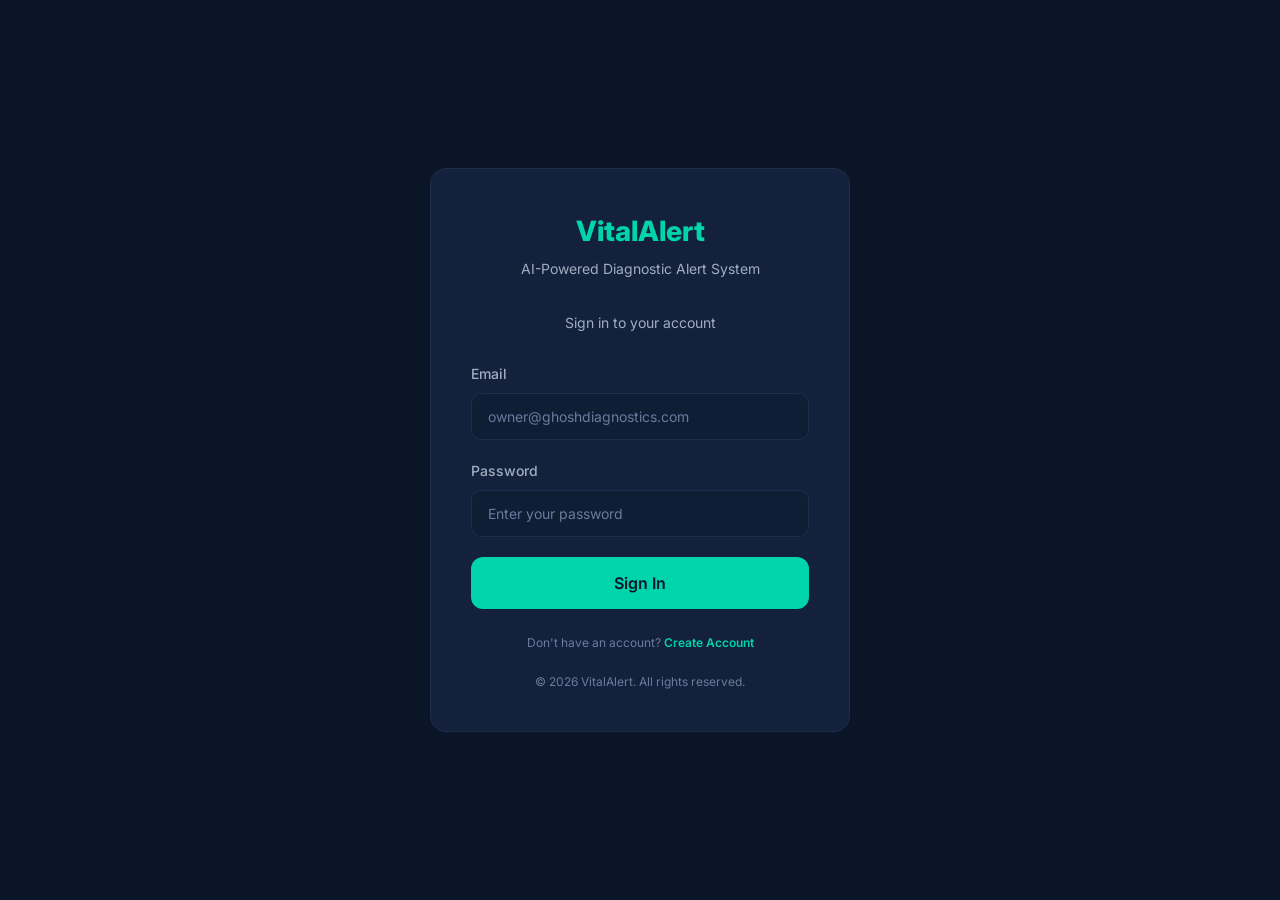
<file: vitalert/frontend/index.html>
<!DOCTYPE html>
<html lang="en">
<head>
  <meta charset="UTF-8">
  <meta name="viewport" content="width=device-width, initial-scale=1.0">
  <title>VitalAlert — Login</title>
  <link rel="stylesheet" href="assets/style.css">
  <style>
    .login-subtitle { color: var(--text-secondary); font-size: 14px; text-align: center; margin-bottom: 28px; }
    .login-footer { text-align: center; margin-top: 24px; font-size: 12px; color: var(--text-muted); }
  </style>
</head>
<body>
  <div class="auth-page">
    <div class="auth-card">
      <div class="auth-logo">
        <h1>VitalAlert</h1>
        <p>AI-Powered Diagnostic Alert System</p>
      </div>
      <p class="login-subtitle">Sign in to your account</p>
      <form id="loginForm">
        <div class="form-group">
          <label class="form-label" for="email">Email</label>
          <input class="form-input" type="email" id="email" placeholder="owner@ghoshdiagnostics.com" required>
        </div>
        <div class="form-group">
          <label class="form-label" for="password">Password</label>
          <input class="form-input" type="password" id="password" placeholder="Enter your password" required>
        </div>
        <div class="login-error" id="loginError"></div>
        <button type="submit" class="btn btn-primary btn-lg" style="width:100%" id="loginBtn">
          Sign In
        </button>
      </form>
      <div class="login-footer">
        Don't have an account? <a href="register.html" style="color:var(--accent);text-decoration:none;font-weight:600;">Create Account</a>
        <br><br>
        &copy; 2026 VitalAlert. All rights reserved.
      </div>
    </div>
  </div>
  <script src="assets/config.js"></script>
  <script>
    document.getElementById('loginForm').addEventListener('submit', async (e) => {
      e.preventDefault();
      const email = document.getElementById('email').value;
      const password = document.getElementById('password').value;
      const btn = document.getElementById('loginBtn');
      const error = document.getElementById('loginError');
      btn.disabled = true;
      btn.textContent = 'Signing in...';
      error.style.display = 'none';
      try {
        const res = await fetch(API_URL + '/auth/login', {
          method: 'POST',
          headers: { 'Content-Type': 'application/json' },
          body: JSON.stringify({ email, password })
        });
        const data = await res.json();
        if (!res.ok) {
          error.textContent = data.detail || 'Login failed';
          error.style.display = 'block';
          btn.disabled = false;
          btn.textContent = 'Sign In';
          return;
        }
        localStorage.setItem('token', data.token);
        localStorage.setItem('user', JSON.stringify(data.user));
        localStorage.setItem('role', data.role);
        if (data.role === 'patient') window.location.href = 'patient.html';
        else if (data.role === 'owner') window.location.href = 'index.html';
        else if (data.role === 'staff') window.location.href = 'staff.html';
        else if (data.role === 'doctor') window.location.href = 'portal.html';
        else window.location.href = 'index.html';
      } catch (err) {
        error.textContent = 'Connection error. Is the server running?';
        error.style.display = 'block';
        btn.disabled = false;
        btn.textContent = 'Sign In';
      }
    });
  </script>
</body>
</html>
</file>
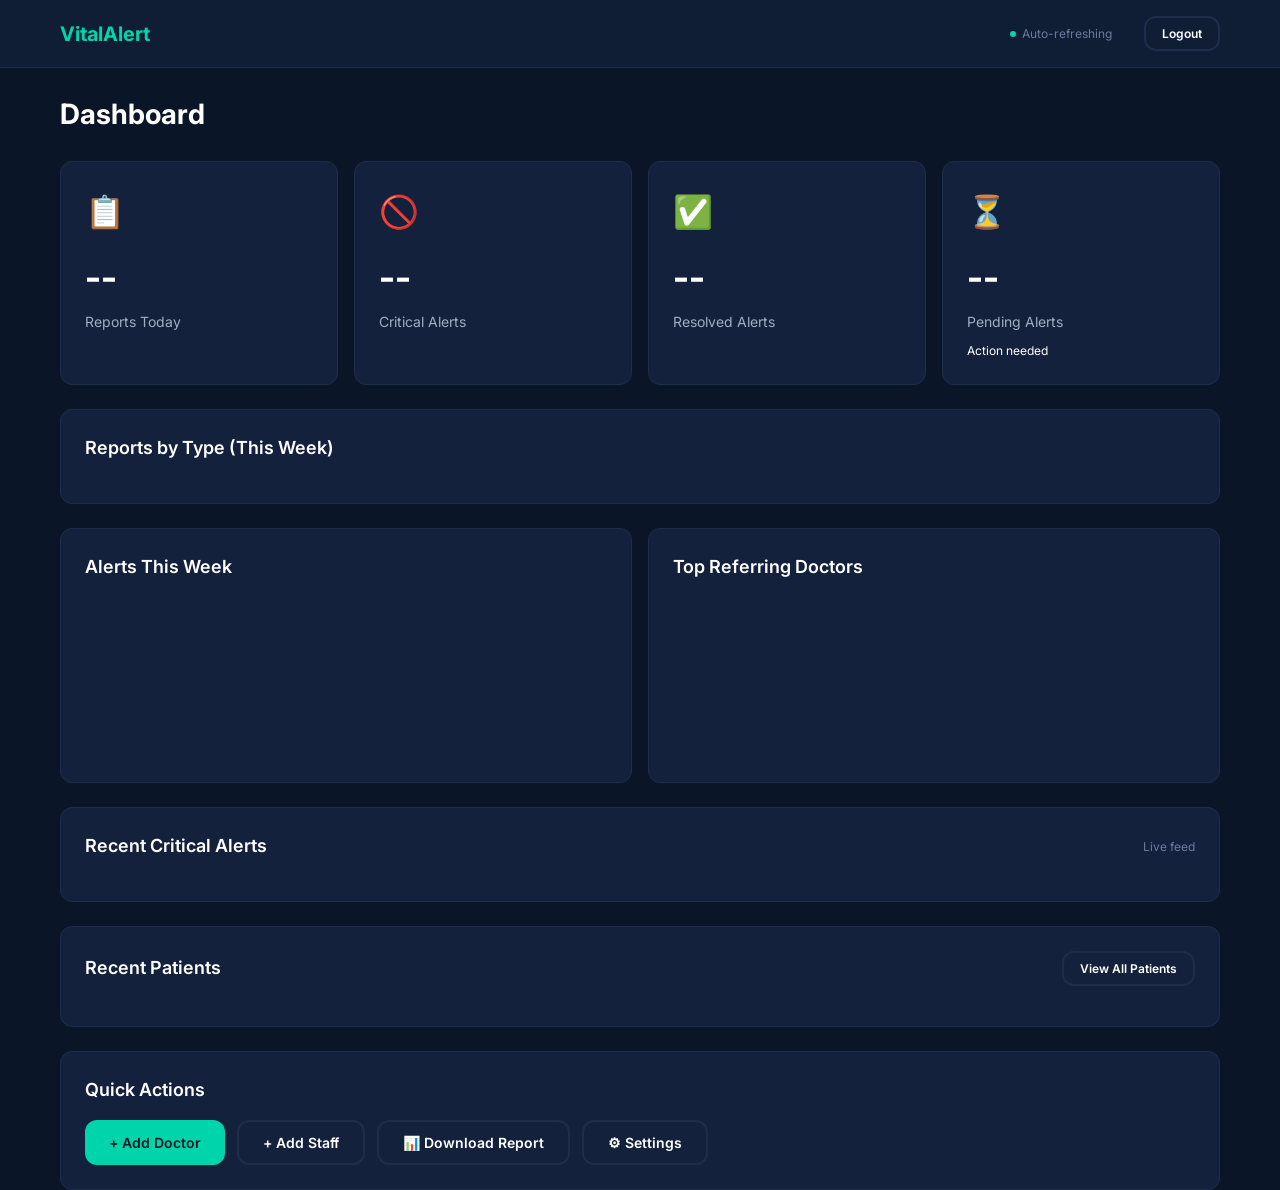
<file: vitalert/frontend/dashboard.html>
<!DOCTYPE html>
<html lang="en">
<head>
  <meta charset="UTF-8">
  <meta name="viewport" content="width=device-width, initial-scale=1.0">
  <title>VitalAlert — Dashboard</title>
  <link rel="stylesheet" href="assets/style.css">
  <style>
    .quick-actions { display: flex; gap: 12px; flex-wrap: wrap; }
    .chart-bar { display: flex; align-items: center; gap: 12px; margin-bottom: 8px; }
    .chart-bar-label { width: 100px; font-size: 13px; color: var(--text-secondary); flex-shrink: 0; }
    .chart-bar-track { flex: 1; height: 24px; background: var(--bg-secondary); border-radius: 6px; overflow: hidden; }
    .chart-bar-fill { height: 100%; border-radius: 6px; background: var(--accent); transition: width 0.5s ease; display: flex; align-items: center; padding-left: 8px; font-size: 12px; font-weight: 600; color: var(--bg-primary); }
    .chart-bar-value { width: 40px; font-size: 13px; font-weight: 600; color: var(--text-primary); text-align: right; }
    .line-chart { display: flex; align-items: flex-end; gap: 12px; height: 160px; padding-top: 20px; }
    .line-chart-bar { flex: 1; display: flex; flex-direction: column; align-items: center; gap: 8px; }
    .line-chart-fill { width: 32px; border-radius: 6px 6px 0 0; background: var(--accent); transition: height 0.5s ease; min-height: 4px; }
    .line-chart-label { font-size: 12px; color: var(--text-muted); }
    .live-feed-item { display: flex; align-items: center; gap: 12px; padding: 12px 0; border-bottom: 1px solid var(--border); }
    .live-feed-item:last-child { border-bottom: none; }
    .live-feed-time { font-size: 12px; color: var(--text-muted); width: 60px; flex-shrink: 0; }
    .live-feed-info { flex: 1; }
    .live-feed-name { font-size: 14px; font-weight: 600; }
    .live-feed-detail { font-size: 12px; color: var(--text-secondary); }
    .modal-overlay { position: fixed; top: 0; left: 0; right: 0; bottom: 0; background: rgba(0,0,0,0.6); display: none; align-items: center; justify-content: center; z-index: 1000; }
    .modal-overlay.active { display: flex; }
    .modal-box { background: var(--bg-card); border: 1px solid var(--border); border-radius: var(--radius); width: 90%; max-width: 520px; max-height: 85vh; overflow-y: auto; padding: 28px; }
    .modal-box h2 { margin-bottom: 20px; display: flex; align-items: center; gap: 8px; }
    .modal-close { float: right; background: none; border: none; color: var(--text-muted); font-size: 24px; cursor: pointer; line-height: 1; }
    .modal-close:hover { color: var(--text-primary); }
    .modal-actions { display: flex; gap: 12px; margin-top: 20px; }
    .modal-actions .btn { flex: 1; }
    .settings-row { display: flex; justify-content: space-between; padding: 12px 0; border-bottom: 1px solid var(--border); font-size: 14px; }
    .settings-row:last-child { border-bottom: none; }
    .settings-row .label { color: var(--text-secondary); }
    .settings-row .value { font-weight: 600; }
    .patient-table { width: 100%; border-collapse: collapse; }
    .patient-table th { text-align: left; padding: 10px 8px; font-size: 12px; color: var(--text-muted); font-weight: 600; border-bottom: 1px solid var(--border); }
    .patient-table td { padding: 10px 8px; font-size: 13px; border-bottom: 1px solid var(--border); }
    .status-indicator { display: inline-flex; align-items: center; gap: 6px; font-size: 13px; }
    .status-dot { width: 8px; height: 8px; border-radius: 50%; display: inline-block; }
    .status-dot.ok { background: var(--success); }
    .status-dot.err { background: var(--danger); }
  </style>
</head>
<body>
  <header class="header">
    <div class="container header-content">
      <div class="header-left">
        <div class="header-logo">VitalAlert</div>
        <span style="color:var(--text-secondary);font-size:14px" id="greeting"></span>
      </div>
      <div class="header-right">
        <div class="refresh-indicator"><span class="refresh-dot"></span> Auto-refreshing</div>
        <span class="header-user" id="headerUser"></span>
        <button class="btn btn-outline btn-sm" onclick="logout()">Logout</button>
      </div>
    </div>
  </header>

  <div class="container" style="padding-top:24px">
    <div class="page-header">
      <h1 class="page-title" id="dashTitle">Dashboard</h1>
      <p class="page-subtitle" id="dashSubtitle"></p>
    </div>

    <!-- Stats Cards -->
    <div class="stats-grid" id="statsGrid">
      <div class="stat-card">
        <div class="stat-card-icon">&#128203;</div>
        <div class="stat-card-value" id="statReports">--</div>
        <div class="stat-card-label">Reports Today</div>
        <div class="stat-card-change" id="statReportsChange"></div>
      </div>
      <div class="stat-card">
        <div class="stat-card-icon">&#128683;</div>
        <div class="stat-card-value" id="statCritical">--</div>
        <div class="stat-card-label">Critical Alerts</div>
        <div class="stat-card-change" id="statCriticalChange"></div>
      </div>
      <div class="stat-card">
        <div class="stat-card-icon">&#9989;</div>
        <div class="stat-card-value" id="statResolved">--</div>
        <div class="stat-card-label">Resolved Alerts</div>
        <div class="stat-card-change" id="statResolvedChange"></div>
      </div>
      <div class="stat-card">
        <div class="stat-card-icon">&#9203;</div>
        <div class="stat-card-value" id="statPending">--</div>
        <div class="stat-card-label">Pending Alerts</div>
        <div class="stat-card-change" id="statPendingChange">Action needed</div>
      </div>
    </div>

    <!-- Charts Row -->
    <div class="dashboard-grid">
      <div class="card dashboard-full">
        <div class="card-header"><h3 class="card-title">Reports by Type (This Week)</h3></div>
        <div id="reportsByTypeChart"></div>
      </div>
    </div>

    <div class="dashboard-grid">
      <div class="card">
        <div class="card-header"><h3 class="card-title">Alerts This Week</h3></div>
        <div class="line-chart" id="alertsLineChart"></div>
      </div>
      <div class="card">
        <div class="card-header"><h3 class="card-title">Top Referring Doctors</h3></div>
        <div id="topDoctors"></div>
      </div>
    </div>

    <!-- Recent Alerts -->
    <div class="card" style="margin-bottom:24px">
      <div class="card-header">
        <h3 class="card-title">Recent Critical Alerts</h3>
        <span style="font-size:12px;color:var(--text-muted)">Live feed</span>
      </div>
      <div id="recentAlerts"></div>
    </div>

    <!-- Recent Patients -->
    <div class="card" style="margin-bottom:24px">
      <div class="card-header">
        <h3 class="card-title">Recent Patients</h3>
        <button class="btn btn-outline btn-sm" onclick="openPatientsModal()">View All Patients</button>
      </div>
      <div id="recentPatients"></div>
    </div>

    <!-- Quick Actions -->
    <div class="card">
      <div class="card-header"><h3 class="card-title">Quick Actions</h3></div>
      <div class="quick-actions">
        <button class="btn btn-primary" onclick="window.location.href='staff.html'">+ Add Doctor</button>
        <button class="btn btn-outline" onclick="openAddStaffModal()">+ Add Staff</button>
        <button class="btn btn-outline" onclick="downloadDashboardReport()">&#128202; Download Report</button>
        <button class="btn btn-outline" onclick="openSettingsModal()">&#9881; Settings</button>
      </div>
    </div>
  </div>

  <!-- ===== Modals ===== -->

  <!-- Add Staff Modal -->
  <div class="modal-overlay" id="addStaffModal">
    <div class="modal-box">
      <button class="modal-close" onclick="closeModal('addStaffModal')">&times;</button>
      <h2>➕ Add Staff Member</h2>
      <form id="addStaffForm">
        <div class="form-group">
          <label class="form-label">Full Name</label>
          <input class="form-input" id="staffName" placeholder="e.g. Staff Member" required>
        </div>
        <div class="form-group">
          <label class="form-label">Email</label>
          <input class="form-input" type="email" id="staffEmail" placeholder="staff@clinic.com" required>
        </div>
        <div class="form-group">
          <label class="form-label">Password</label>
          <input class="form-input" type="password" id="staffPassword" placeholder="Min 6 characters" required minlength="6">
        </div>
        <div class="form-group">
          <label class="form-label">Clinic Name</label>
          <input class="form-input" id="staffClinic" placeholder="Your clinic name">
        </div>
        <div class="modal-actions">
          <button type="submit" class="btn btn-primary" id="addStaffBtn">Register Staff</button>
          <button type="button" class="btn btn-outline" onclick="closeModal('addStaffModal')">Cancel</button>
        </div>
      </form>
      <div id="addStaffResult" style="margin-top:12px"></div>
    </div>
  </div>

  <!-- Add Doctor Modal -->
  <div class="modal-overlay" id="addDoctorModal">
    <div class="modal-box">
      <button class="modal-close" onclick="closeModal('addDoctorModal')">&times;</button>
      <h2>👨‍⚕️ Add Doctor</h2>
      <form id="addDoctorForm">
        <div class="two-col">
          <div class="form-group">
            <label class="form-label">Doctor Name</label>
            <input class="form-input" id="docName" placeholder="Dr. Name" required>
          </div>
          <div class="form-group">
            <label class="form-label">Specialization</label>
            <input class="form-input" id="docSpec" placeholder="Cardiology" required>
          </div>
        </div>
        <div class="form-group">
          <label class="form-label">Phone Number</label>
          <input class="form-input" id="docPhone" placeholder="+919876543210" required>
        </div>
        <div class="form-group">
          <label class="form-label">WhatsApp Number</label>
          <input class="form-input" id="docWhatsApp" placeholder="+919876543210" required>
        </div>
        <div class="form-group">
          <label class="form-label">Backup Contact (optional)</label>
          <input class="form-input" id="docBackup" placeholder="+919876543211">
        </div>
        <div class="modal-actions">
          <button type="submit" class="btn btn-primary" id="addDoctorBtn">Add Doctor</button>
          <button type="button" class="btn btn-outline" onclick="closeModal('addDoctorModal')">Cancel</button>
        </div>
      </form>
      <div id="addDoctorResult" style="margin-top:12px"></div>
    </div>
  </div>

  <!-- Settings Modal -->
  <div class="modal-overlay" id="settingsModal">
    <div class="modal-box">
      <button class="modal-close" onclick="closeModal('settingsModal')">&times;</button>
      <h2>⚙️ System Settings</h2>
      <div id="settingsContent">
        <p style="color:var(--text-muted)">Loading...</p>
      </div>
      <div class="modal-actions">
        <button class="btn btn-outline" onclick="closeModal('settingsModal')">Close</button>
      </div>
    </div>
  </div>

  <!-- View Patients Modal -->
  <div class="modal-overlay" id="patientsModal">
    <div class="modal-box" style="max-width:700px">
      <button class="modal-close" onclick="closeModal('patientsModal')">&times;</button>
      <h2>📋 All Patients</h2>
      <div class="form-group" style="margin-bottom:16px">
        <input class="form-input" id="patientsSearch" placeholder="Search patients..." oninput="filterPatientsTable()">
      </div>
      <div id="patientsContent" style="max-height:400px;overflow-y:auto">
        <p style="color:var(--text-muted)">Loading...</p>
      </div>
      <div class="modal-actions">
        <button class="btn btn-outline" onclick="closeModal('patientsModal')">Close</button>
      </div>
    </div>
  </div>

  <script src="assets/config.js"></script>
  <script src="assets/dashboard.js"></script>
</body>
</html>
</file>
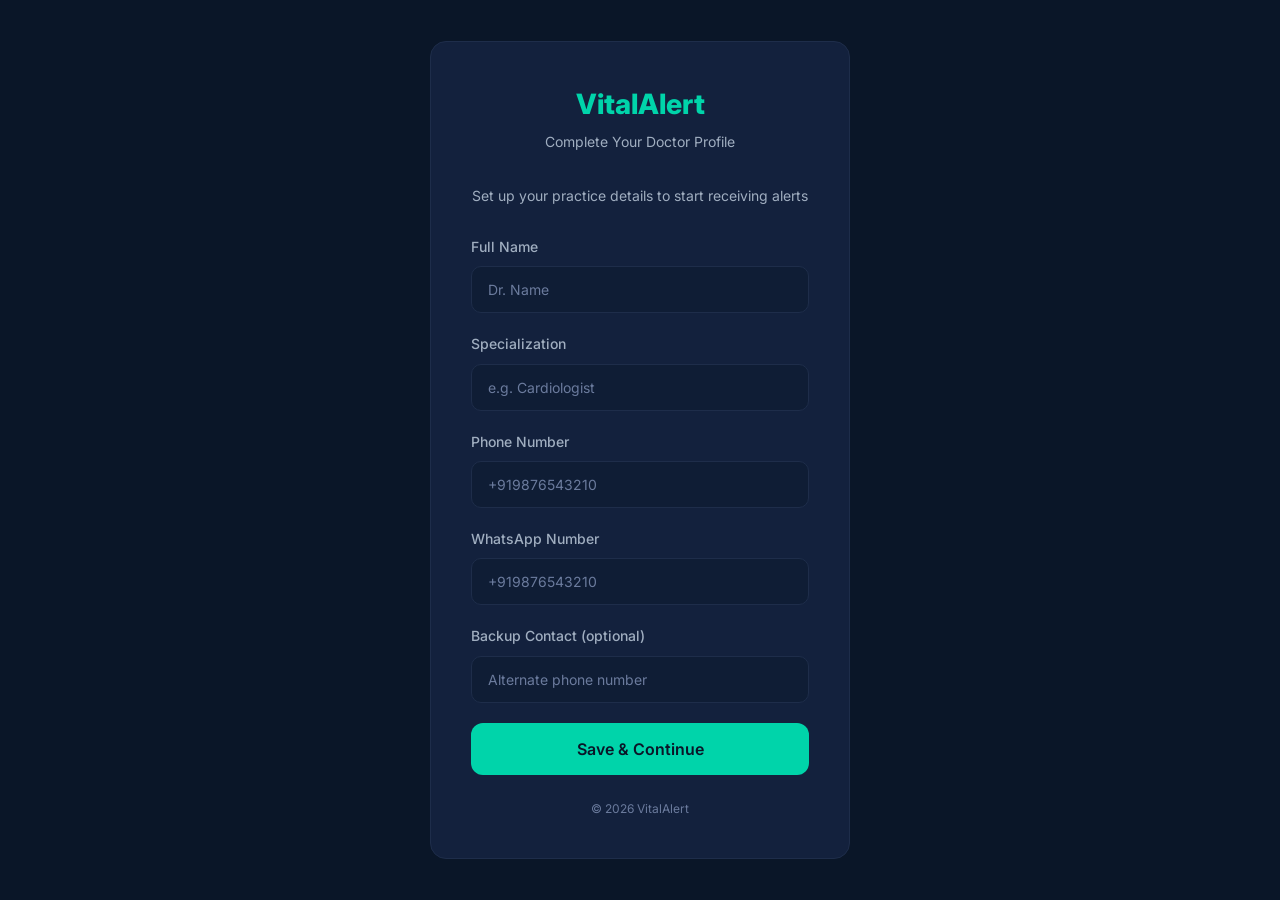
<file: vitalert/frontend/doctor-setup.html>
<!DOCTYPE html>
<html lang="en">
<head>
  <meta charset="UTF-8">
  <meta name="viewport" content="width=device-width, initial-scale=1.0">
  <title>VitalAlert — Doctor Setup</title>
  <link rel="stylesheet" href="assets/style.css">
  <style>
    .setup-subtitle { color: var(--text-secondary); font-size: 14px; text-align: center; margin-bottom: 28px; }
    .setup-footer { text-align: center; margin-top: 24px; font-size: 12px; color: var(--text-muted); }
  </style>
</head>
<body>
  <div class="auth-page">
    <div class="auth-card">
      <div class="auth-logo">
        <h1>VitalAlert</h1>
        <p>Complete Your Doctor Profile</p>
      </div>
      <p class="setup-subtitle">Set up your practice details to start receiving alerts</p>
      <form id="doctorSetupForm">
        <div class="form-group">
          <label class="form-label" for="docName">Full Name</label>
          <input class="form-input" type="text" id="docName" placeholder="Dr. Name" required>
        </div>
        <div class="form-group">
          <label class="form-label" for="docSpecialization">Specialization</label>
          <input class="form-input" type="text" id="docSpecialization" placeholder="e.g. Cardiologist" required>
        </div>
        <div class="form-group">
          <label class="form-label" for="docPhone">Phone Number</label>
          <input class="form-input" type="tel" id="docPhone" placeholder="+919876543210" required>
        </div>
        <div class="form-group">
          <label class="form-label" for="docWhatsApp">WhatsApp Number</label>
          <input class="form-input" type="tel" id="docWhatsApp" placeholder="+919876543210" required>
        </div>
        <div class="form-group">
          <label class="form-label" for="docBackup">Backup Contact (optional)</label>
          <input class="form-input" type="tel" id="docBackup" placeholder="Alternate phone number">
        </div>
        <div class="login-error" id="setupError"></div>
        <button type="submit" class="btn btn-primary btn-lg" style="width:100%" id="setupBtn">
          Save & Continue
        </button>
      </form>
      <div class="setup-footer">
        &copy; 2026 VitalAlert
      </div>
    </div>
  </div>
  <script src="assets/config.js"></script>
  <script>
    const API = API_URL;

    function getToken() { return localStorage.getItem('token'); }

    async function api(path, opts = {}) {
      const token = getToken();
      const headers = {};
      if (token) headers['Authorization'] = `Bearer ${token}`;
      Object.assign(headers, opts.headers || {});
      const res = await fetch(`${API}${path}`, { ...opts, headers });
      if (res.status === 401) { localStorage.clear(); window.location.href = 'index.html'; return null; }
      if (!res.ok) { const err = await res.json().catch(() => ({})); throw new Error(err.detail || 'API error'); }
      return res.json();
    }

    document.getElementById('doctorSetupForm').addEventListener('submit', async (e) => {
      e.preventDefault();
      const btn = document.getElementById('setupBtn');
      const error = document.getElementById('setupError');
      error.style.display = 'none';
      btn.disabled = true;
      btn.textContent = 'Saving...';

      try {
        await api('/doctors/setup', {
          method: 'POST',
          headers: { 'Content-Type': 'application/json' },
          body: JSON.stringify({
            name: document.getElementById('docName').value,
            phone: document.getElementById('docPhone').value,
            whatsapp_number: document.getElementById('docWhatsApp').value,
            specialization: document.getElementById('docSpecialization').value,
            backup_contact: document.getElementById('docBackup').value || null,
          }),
        });
        window.location.href = 'portal.html';
      } catch (err) {
        error.textContent = err.message;
        error.style.display = 'block';
        btn.disabled = false;
        btn.textContent = 'Save & Continue';
      }
    });
  </script>
</body>
</html>
</file>
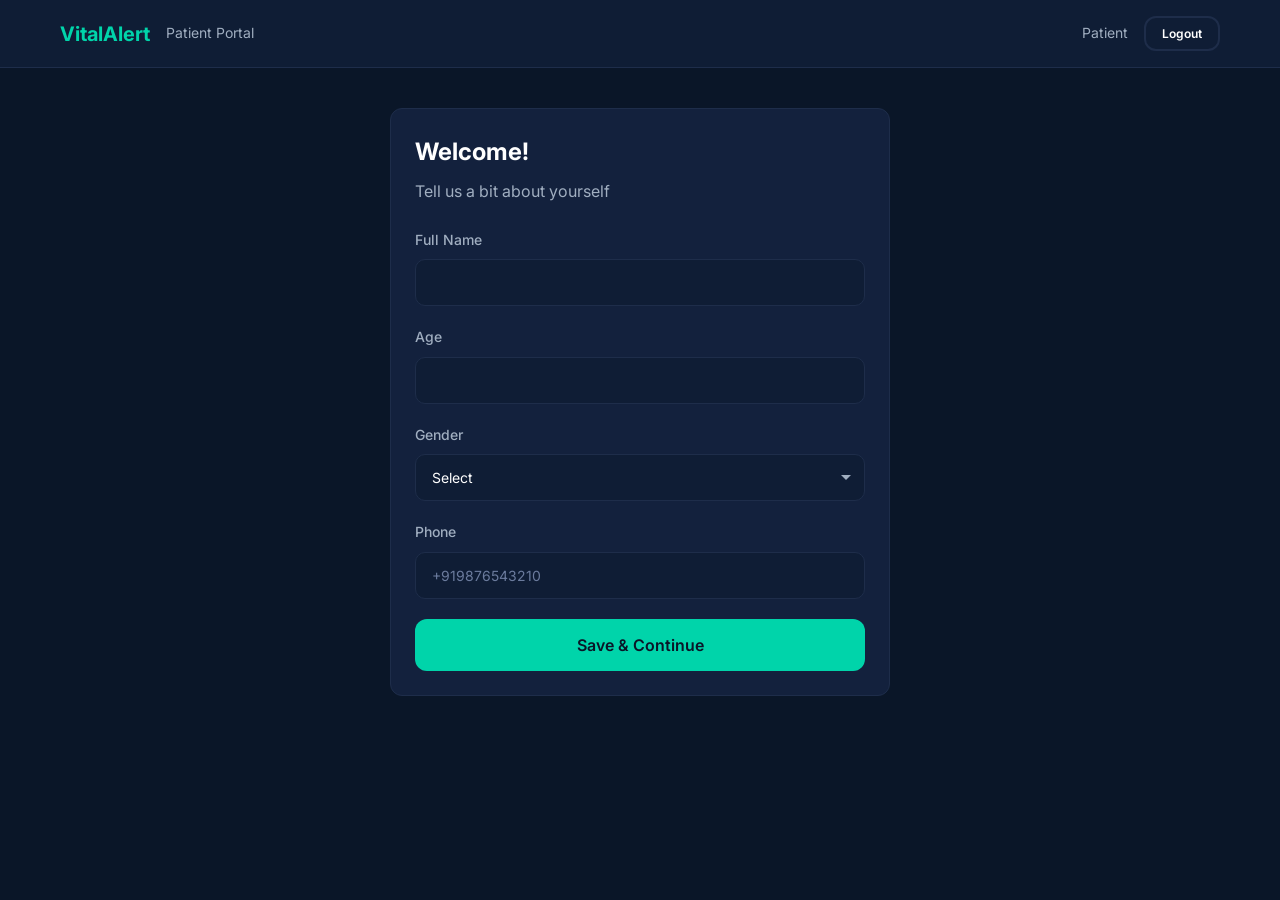
<file: vitalert/frontend/patient.html>
<!DOCTYPE html>
<html lang="en">
<head>
  <meta charset="UTF-8">
  <meta name="viewport" content="width=device-width, initial-scale=1.0">
  <title>VitalAlert — Patient Portal</title>
  <link rel="stylesheet" href="assets/style.css">
  <style>
    .stat-cards { display: grid; grid-template-columns: repeat(auto-fit, minmax(180px, 1fr)); gap: 16px; margin-top: 20px; }
    .stat-card { background: var(--surface); border: 1px solid var(--border); border-radius: var(--radius); padding: 24px; text-align: center; }
    .stat-card .stat-value { font-size: 32px; font-weight: 700; color: var(--accent); }
    .stat-card .stat-label { font-size: 13px; color: var(--text-muted); margin-top: 4px; }
    .report-card { border-left: 4px solid var(--border); margin-bottom: 12px; padding: 16px; background: var(--surface); border-radius: var(--radius); border-left-width: 4px; border-left-style: solid; border-top: 1px solid var(--border); border-right: 1px solid var(--border); border-bottom: 1px solid var(--border); }
    .report-card.critical { border-left-color: var(--danger); }
    .report-card.normal { border-left-color: var(--success); }
    .report-card.low { border-left-color: var(--warning); }
    .result-badge { display: inline-block; padding: 4px 12px; border-radius: 20px; font-size: 12px; font-weight: 600; }
    .result-badge.critical { background: rgba(255,77,77,0.15); color: var(--danger); }
    .result-badge.normal { background: rgba(0,200,81,0.15); color: var(--success); }
    .result-badge.low { background: rgba(255,179,71,0.15); color: var(--warning); }
    .upload-area { border: 2px dashed var(--border); border-radius: var(--radius); padding: 48px 24px; text-align: center; cursor: pointer; transition: all 0.2s; }
    .upload-area:hover { border-color: var(--accent); background: rgba(0,212,170,0.03); }
    .alert-banner { padding: 16px; border-radius: var(--radius); margin-bottom: 16px; display: flex; align-items: center; gap: 12px; }
    .alert-banner.critical { background: rgba(255,77,77,0.1); border: 1px solid rgba(255,77,77,0.2); }
    .alert-banner.success { background: rgba(0,200,81,0.1); border: 1px solid rgba(0,200,81,0.2); }
    .alert-banner.warning { background: rgba(255,179,71,0.1); border: 1px solid rgba(255,179,71,0.2); }
    .no-doctor-card { padding: 20px; border-radius: var(--radius); background: rgba(255,179,71,0.08); border: 1px solid rgba(255,179,71,0.2); text-align: center; }
    .no-doctor-card .inline-form { display: grid; grid-template-columns: 1fr 1fr; gap: 12px; margin-top: 16px; text-align: left; }
    @media (max-width: 600px) { .no-doctor-card .inline-form { grid-template-columns: 1fr; } }
    .empty-state { text-align: center; padding: 60px 20px; color: var(--text-muted); }
    .empty-state .empty-icon { font-size: 48px; margin-bottom: 16px; }
    .search-bar { display: flex; gap: 12px; margin-bottom: 20px; }
    .search-bar .form-input { flex: 1; }
    @media (max-width: 768px) { .search-bar { flex-direction: column; } }
    .download-item { display: flex; align-items: center; gap: 16px; padding: 16px; background: var(--surface); border: 1px solid var(--border); border-radius: var(--radius); margin-bottom: 12px; }
    .download-item:hover { border-color: rgba(0,212,170,0.2); }
    .download-icon { font-size: 28px; width: 44px; height: 44px; display: flex; align-items: center; justify-content: center; background: var(--bg-secondary); border-radius: 10px; flex-shrink: 0; }
    .download-info { flex: 1; min-width: 0; }
    .download-name { font-size: 14px; font-weight: 600; }
    .download-meta { font-size: 12px; color: var(--text-muted); margin-top: 2px; }
    .quick-doctor-grid { display: grid; grid-template-columns: 1fr 1fr; gap: 12px; }
    @media (max-width: 600px) { .quick-doctor-grid { grid-template-columns: 1fr; } }
    .doctor-info { display: flex; flex-direction: column; gap: 8px; }
    .doctor-info-item { display: flex; justify-content: space-between; padding: 10px 0; border-bottom: 1px solid var(--border); align-items: center; }
    .doctor-info-item:last-child { border-bottom: none; }
    .doctor-info-item label { color: var(--text-muted); font-size: 13px; }
    .doctor-info-item span { font-weight: 500; }
    .formatted-report { background: var(--bg-secondary); border: 1px solid var(--border); border-radius: var(--radius); padding: 24px; font-family: 'SF Mono', 'Menlo', 'Monaco', 'Cascadia Code', 'Fira Code', monospace; font-size: 13px; line-height: 1.7; color: var(--text-primary); margin-top: 20px; }
    .formatted-report .fr-line { white-space: pre-wrap; word-break: break-word; }
    .formatted-report .fr-divider { color: var(--text-muted); letter-spacing: -1px; }
    .formatted-report .fr-table { display: flex; flex-direction: column; gap: 4px; }
    .formatted-report .fr-row { display: flex; padding: 4px 0; border-bottom: 1px solid var(--border); }
    .formatted-report .fr-row:last-child { border-bottom: none; }
    .formatted-report .fr-row.header { color: var(--text-muted); font-weight: 600; border-bottom-color: var(--text-muted); }
    .formatted-report .fr-cell { flex: 1; }
    .formatted-report .fr-cell.test { flex: 2; }
    .formatted-report .fr-cell.value { flex: 1.5; }
    .formatted-report .fr-cell.status { flex: 1; text-align: right; }
    .formatted-report .fr-summary { color: var(--text-secondary); line-height: 1.6; white-space: pre-wrap; }
  </style>
</head>
<body>
  <header class="header">
    <div class="container header-content">
      <div class="header-left">
        <div class="header-logo">VitalAlert</div>
        <span style="color:var(--text-secondary);font-size:14px">Patient Portal</span>
      </div>
      <div class="header-right">
        <span class="header-user" id="headerUser"></span>
        <button class="btn btn-outline btn-sm" onclick="logout()">Logout</button>
      </div>
    </div>
  </header>

  <!-- Setup View (first time) -->
  <div id="setupView" style="display:none">
    <div class="container" style="padding-top:40px">
      <div class="card" style="max-width:500px;margin:0 auto">
        <h2 style="margin-bottom:8px">Welcome!</h2>
        <p style="color:var(--text-secondary);margin-bottom:24px">Tell us a bit about yourself</p>
        <form id="patientSetupForm">
          <div class="form-group">
            <label class="form-label">Full Name</label>
            <input class="form-input" id="patName" required>
          </div>
          <div class="two-col">
            <div class="form-group">
              <label class="form-label">Age</label>
              <input class="form-input" id="patAge" type="number" min="1" max="150" required>
            </div>
            <div class="form-group">
              <label class="form-label">Gender</label>
              <select class="form-input" id="patGender" required>
                <option value="">Select</option>
                <option value="Male">Male</option>
                <option value="Female">Female</option>
                <option value="Other">Other</option>
              </select>
            </div>
          </div>
          <div class="form-group">
            <label class="form-label">Phone</label>
            <input class="form-input" id="patPhone" type="tel" placeholder="+919876543210" required>
          </div>
          <div class="login-error" id="setupError"></div>
          <button type="submit" class="btn btn-primary btn-lg" style="width:100%">Save & Continue</button>
        </form>
      </div>
    </div>
  </div>

  <!-- Main App -->
  <div id="mainView" style="display:none">
    <div class="app-layout">
      <!-- Sidebar -->
      <aside class="sidebar">
        <nav class="sidebar-nav">
          <div class="sidebar-section-title">Navigation</div>
          <button class="sidebar-link active" data-page="dashboard" onclick="switchPage('dashboard')">
            <span class="sidebar-icon">&#128202;</span> Dashboard
          </button>
          <button class="sidebar-link" data-page="analysis" onclick="switchPage('analysis')">
            <span class="sidebar-icon">&#128269;</span> Analysis Report
          </button>
          <button class="sidebar-link" data-page="downloads" onclick="switchPage('downloads')">
            <span class="sidebar-icon">&#128229;</span> Downloads Report
          </button>
          <button class="sidebar-link" data-page="doctor" onclick="switchPage('doctor')">
            <span class="sidebar-icon">&#128137;</span> My Doctor
          </button>
        </nav>
      </aside>

      <!-- Main Content -->
      <main class="main-content">

        <!-- Dashboard Page -->
        <div class="page active" id="page-dashboard">
          <div class="page-header">
            <h1 class="page-title">Dashboard</h1>
          </div>
          <div style="display:flex;justify-content:space-between;align-items:start;flex-wrap:wrap;gap:12px">
            <div>
              <h2 id="dashPatientName" style="margin-bottom:4px"></h2>
              <p style="color:var(--text-muted);font-size:13px" id="dashPatientMeta"></p>
            </div>
            <div id="dashDoctorBadge" style="font-size:13px;color:var(--text-muted);padding:8px 16px;background:var(--surface);border-radius:var(--radius);border:1px solid var(--border)">
              &#128137; Doctor: <span id="dashDoctorName">Not assigned</span>
            </div>
          </div>

          <div class="stat-cards">
            <div class="stat-card">
              <div class="stat-value" id="statTotal">0</div>
              <div class="stat-label">Total Reports</div>
            </div>
            <div class="stat-card">
              <div class="stat-value" style="color:var(--danger)" id="statCritical">0</div>
              <div class="stat-label">Critical</div>
            </div>
            <div class="stat-card">
              <div class="stat-value" style="color:var(--success)" id="statNormal">0</div>
              <div class="stat-label">Normal</div>
            </div>
          </div>

          <div id="pendingAlertBanner" class="alert-banner warning" style="display:none;margin-top:20px">
            <span style="font-size:20px">&#9888;&#65039;</span>
            <div style="flex:1">
              <strong>Pending Critical Alerts</strong>
              <p style="font-size:13px;margin-top:4px" id="pendingAlertText"></p>
            </div>
            <button class="btn btn-primary btn-sm" onclick="retryAlerts()">&#128232; Send Alerts Now</button>
          </div>

          <div style="margin-top:24px">
            <h3 style="margin-bottom:12px">Recent Reports</h3>
            <div id="recentReports"></div>
            <button class="btn btn-outline btn-sm" style="margin-top:8px" onclick="switchPage('downloads')">View All &#8594;</button>
          </div>
        </div>

        <!-- Analysis Report Page -->
        <div class="page" id="page-analysis">
          <div class="page-header">
            <h1 class="page-title">Analysis Report</h1>
          </div>

          <div id="uploadSection">
            <div class="upload-area" onclick="document.getElementById('fileInput').click()">
              <div style="font-size:48px;margin-bottom:12px">&#128220;</div>
              <p style="font-weight:600;margin-bottom:4px">Click to upload your report</p>
              <p style="font-size:13px;color:var(--text-muted)">PDF, JPG, PNG accepted</p>
            </div>
            <input type="file" id="fileInput" accept=".pdf,.jpg,.jpeg,.png,.webp" style="display:none" onchange="handleFileSelect(event)">
            <div id="filePreview" style="display:none;margin-top:16px">
              <p style="font-size:13px;color:var(--text-secondary)" id="fileName"></p>
            </div>
            <div class="form-group" style="margin-top:16px">
              <label class="form-label">Report Type</label>
              <select class="form-input" id="reportType">
                <option value="Blood Test">Blood Test</option>
                <option value="Urine Test">Urine Test</option>
                <option value="CT Scan">CT Scan</option>
                <option value="X-Ray">X-Ray</option>
                <option value="MRI">MRI</option>
                <option value="Ultrasound">Ultrasound</option>
                <option value="Echo">Echo</option>
                <option value="Other">Other</option>
              </select>
            </div>
            <button class="btn btn-primary" id="analyzeBtn" onclick="analyzeReport()" style="width:100%;margin-top:16px" disabled>
              &#128269; Analyze Report
            </button>
            <div id="uploadStatus" style="margin-top:12px;display:none"></div>
          </div>

      <div id="analysisResult" style="display:none;margin-top:24px">
        <div id="formattedReportContainer"></div>

        <div id="noDoctorPrompt" style="display:none">
          <div class="no-doctor-card">
            <p style="font-weight:600;margin-bottom:4px">&#9888;&#65039; Critical results detected — no doctor assigned</p>
            <p style="font-size:13px;color:var(--text-secondary);margin-bottom:12px">Add your doctor's WhatsApp number to receive the alert immediately.</p>
            <div class="inline-form">
              <div class="form-group">
                <label class="form-label">Doctor's Name</label>
                <input class="form-input" id="quickDocName" required>
              </div>
              <div class="form-group">
                <label class="form-label">Doctor's Phone</label>
                <input class="form-input" id="quickDocPhone" type="tel" required>
              </div>
              <div class="form-group" style="grid-column:1/-1">
                <label class="form-label">Doctor's WhatsApp Number</label>
                <input class="form-input" id="quickDocWhatsApp" type="tel" placeholder="Leave blank to use phone number">
              </div>
            </div>
            <button class="btn btn-primary" onclick="saveDoctorAndAlert()" style="margin-top:12px">
              &#128137; Save Doctor & Send Alert
            </button>
            <div id="quickAlertStatus" style="margin-top:8px"></div>
          </div>
        </div>

        <div style="display:flex;gap:12px;margin-top:20px;flex-wrap:wrap">
          <button class="btn btn-primary" id="downloadResultBtn" onclick="downloadFormattedReport(currentReportId)" style="display:none">&#128229; Download Report</button>
          <button class="btn btn-danger" id="sendAlertBtn" onclick="sendAlertToDoctor()">&#128680; Send Alert to Doctor</button>
          <button class="btn btn-outline" onclick="resetUpload()">&#128259; Upload Another Report</button>
        </div>
        <div id="alertResultStatus" style="margin-top:12px;display:none"></div>
      </div>

        <!-- Downloads Report Page -->
        <div class="page" id="page-downloads">
          <div class="page-header">
            <h1 class="page-title">Downloads Report</h1>
          </div>

          <div class="search-bar">
            <input class="form-input" id="downloadSearch" placeholder="Search by report type, severity..." oninput="filterDownloads()">
            <button class="btn btn-outline" onclick="loadDownloads()">&#128260; Refresh</button>
          </div>

          <div id="downloadsList">
            <div class="empty-state">
              <div class="empty-icon">&#128196;</div>
              <h3>No reports found</h3>
              <p>Upload a report in the Analysis Report section to see it here.</p>
            </div>
          </div>
        </div>

        <!-- My Doctor Page -->
        <div class="page" id="page-doctor">
          <div class="page-header">
            <h1 class="page-title">My Doctor</h1>
          </div>

          <div id="currentDoctorInfo" class="card" style="margin-bottom:20px">
            <h3 style="margin-bottom:12px">Assigned Doctor</h3>
            <div id="doctorInfoDisplay">
              <div class="empty-state" style="padding:32px">
                <div class="empty-icon">&#128137;</div>
                <p>No doctor assigned yet.</p>
              </div>
            </div>
          </div>

          <div class="card">
            <h3 style="margin-bottom:16px">Add / Update Doctor</h3>
            <p style="font-size:13px;color:var(--text-secondary);margin-bottom:16px">Your reports will be analyzed and if critical results are found, an alert will be sent to this doctor via WhatsApp.</p>
            <form id="doctorForm">
              <div class="two-col">
                <div class="form-group">
                  <label class="form-label">Doctor's Full Name</label>
                  <input class="form-input" id="docNameInput" placeholder="e.g. Dr. Sharma" required>
                </div>
                <div class="form-group">
                  <label class="form-label">Doctor's Phone Number</label>
                  <input class="form-input" id="docPhoneInput" type="tel" placeholder="+919876543210" required>
                </div>
                <div class="form-group">
                  <label class="form-label">Doctor's WhatsApp Number</label>
                  <input class="form-input" id="docWhatsAppInput" type="tel" placeholder="Same as phone if blank">
                </div>
                <div class="form-group">
                  <label class="form-label">Specialization (optional)</label>
                  <input class="form-input" id="docSpecialization" placeholder="e.g. Cardiologist">
                </div>
              </div>
              <div class="login-error" id="doctorFormError"></div>
              <button type="submit" class="btn btn-primary" style="margin-top:8px">&#128274; Save Doctor Details</button>
            </form>
          </div>

          <div id="pendingAlertSection" class="alert-banner warning" style="display:none;margin-top:20px">
            <span style="font-size:20px">&#9888;&#65039;</span>
            <div>
              <strong>Pending Critical Alerts</strong>
              <p style="font-size:13px;margin-top:4px">You have critical reports waiting to be sent.</p>
              <button class="btn btn-primary btn-sm" onclick="retryAlerts()" style="margin-top:8px">&#128232; Send Alerts Now</button>
            </div>
          </div>
        </div>

      </main>
    </div>
  </div>

  <script src="assets/config.js"></script>
  <script>
    const API = API_URL;

    function getToken() { return localStorage.getItem('token'); }
    function logout() { localStorage.clear(); window.location.href = 'index.html'; }

    async function api(path, opts = {}) {
      const token = getToken();
      const headers = {};
      if (token) headers['Authorization'] = `Bearer ${token}`;
      Object.assign(headers, opts.headers || {});
      const res = await fetch(`${API}${path}`, { ...opts, headers });
      if (res.status === 401) { logout(); return null; }
      if (!res.ok) { const err = await res.json().catch(() => ({})); throw new Error(err.detail || 'API error'); }
      return res.json();
    }

    const user = JSON.parse(localStorage.getItem('user') || '{}');
    let patientData = null;
    let allReports = [];
    let selectedFile = null;
    let lastReportId = null;

    document.addEventListener('DOMContentLoaded', async () => {
      document.getElementById('headerUser').textContent = user.name || 'Patient';
      await loadPatient();
    });

    async function loadPatient() {
      try {
        const data = await api('/patients/me');
        if (!data) return;
        patientData = data.patient;
        allReports = data.reports || [];
        document.getElementById('setupView').style.display = 'none';
        document.getElementById('mainView').style.display = 'block';
        renderDashboard();
        renderDoctorPage();
        loadDownloads();
      } catch (e) {
        document.getElementById('setupView').style.display = 'block';
      }
    }

    document.getElementById('patientSetupForm').addEventListener('submit', async (e) => {
      e.preventDefault();
      const error = document.getElementById('setupError');
      error.style.display = 'none';
      try {
        await api('/patients/setup', {
          method: 'POST',
          headers: { 'Content-Type': 'application/json' },
          body: JSON.stringify({
            name: document.getElementById('patName').value,
            age: parseInt(document.getElementById('patAge').value),
            gender: document.getElementById('patGender').value,
            phone: document.getElementById('patPhone').value,
          }),
        });
        await loadPatient();
      } catch (err) {
        error.textContent = err.message;
        error.style.display = 'block';
      }
    });

    function switchPage(page) {
      document.querySelectorAll('.sidebar-link').forEach(l => l.classList.remove('active'));
      document.querySelectorAll('.page').forEach(p => p.classList.remove('active'));
      const link = document.querySelector(`.sidebar-link[data-page="${page}"]`);
      if (link) link.classList.add('active');
      const pg = document.getElementById(`page-${page}`);
      if (pg) pg.classList.add('active');
      if (page === 'downloads') loadDownloads();
    }

    function renderDashboard() {
      const p = patientData;
      document.getElementById('dashPatientName').textContent = p.name;
      document.getElementById('dashPatientMeta').textContent = `Age: ${p.age} / Gender: ${p.gender} / Phone: ${p.phone || '--'}`;
      document.getElementById('dashDoctorName').textContent = p.doctor_name || 'Not assigned';

      const total = allReports.length;
      const critical = allReports.filter(r => r.is_critical).length;
      const normal = allReports.filter(r => !r.is_critical).length;
      document.getElementById('statTotal').textContent = total;
      document.getElementById('statCritical').textContent = critical;
      document.getElementById('statNormal').textContent = normal;

      const recent = allReports.slice(0, 5);
      const container = document.getElementById('recentReports');
      if (recent.length === 0) {
        container.innerHTML = '<div class="empty-state"><div class="empty-icon">&#128196;</div><p>No reports yet.</p></div>';
      } else {
        container.innerHTML = recent.map(r => {
          const sev = r.severity || 'normal';
          const date = r.uploaded_at ? new Date(r.uploaded_at).toLocaleString('en-IN') : '--';
          return `<div class="report-card ${sev}" style="display:flex;justify-content:space-between;align-items:center;flex-wrap:wrap;gap:8px">
            <div><strong>${r.report_type || 'Report'}</strong> <span class="result-badge ${sev}">${sev.toUpperCase()}</span></div>
            <span style="font-size:12px;color:var(--text-muted)">${date}</span>
          </div>`;
        }).join('');
      }

      const pendingBanner = document.getElementById('pendingAlertBanner');
      const hasPending = allReports.some(r => r.is_critical && (r.alert_status === 'no_doctor' || r.alert_status === 'none' || r.alert_status === 'pending'));
      if (hasPending && p.doctor_name) {
        const count = allReports.filter(r => r.is_critical && (r.alert_status === 'no_doctor' || r.alert_status === 'none' || r.alert_status === 'pending')).length;
        document.getElementById('pendingAlertText').textContent = `${count} critical report${count > 1 ? 's' : ''} pending alert.`;
        pendingBanner.style.display = 'flex';
      } else {
        pendingBanner.style.display = 'none';
      }
    }

    function renderDoctorPage() {
      const display = document.getElementById('doctorInfoDisplay');
      const pendingSection = document.getElementById('pendingAlertSection');
      const p = patientData;

      if (p && p.doctor_name) {
        display.innerHTML = `<div class="doctor-info">
          <div class="doctor-info-item"><label>Name</label><span>${p.doctor_name}</span></div>
          <div class="doctor-info-item"><label>Phone</label><span>${p.doctor_phone || '--'}</span></div>
          <div class="doctor-info-item"><label>WhatsApp</label><span>${p.doctor_whatsapp || '--'}</span></div>
        </div>`;
        document.getElementById('docNameInput').value = p.doctor_name || '';
        document.getElementById('docPhoneInput').value = p.doctor_phone || '';
        document.getElementById('docWhatsAppInput').value = p.doctor_whatsapp || '';
      } else {
        display.innerHTML = '<div class="empty-state" style="padding:32px"><div class="empty-icon">&#128137;</div><p>No doctor assigned yet. Fill the form below to add one.</p></div>';
      }

      const hasPending = allReports.some(r => r.is_critical && (r.alert_status === 'no_doctor' || r.alert_status === 'none' || r.alert_status === 'pending'));
      pendingSection.style.display = (hasPending && p && p.doctor_name) ? 'flex' : 'none';
    }

    function handleFileSelect(e) {
      selectedFile = e.target.files[0];
      if (!selectedFile) return;
      document.getElementById('filePreview').style.display = 'block';
      document.getElementById('fileName').textContent = `Selected: ${selectedFile.name} (${(selectedFile.size / 1024).toFixed(1)} KB)`;
      document.getElementById('analyzeBtn').disabled = false;
    }

    async function analyzeReport() {
      if (!selectedFile) return;
      const btn = document.getElementById('analyzeBtn');
      const status = document.getElementById('uploadStatus');
      btn.disabled = true;
      btn.textContent = 'Analyzing...';
      status.style.display = 'block';
      status.innerHTML = '<p style="color:var(--text-secondary)">&#9203; Analyzing your report... <span id="elapsed">0</span>s</p>';
      let elapsed = 0;
      const timer = setInterval(() => { elapsed++; document.getElementById('elapsed').textContent = elapsed; }, 1000);

      try {
        const pid = patientData.id || patientData._id;
        const form = new FormData();
        form.append('patient_id', pid);
        form.append('report_type', document.getElementById('reportType').value);
        form.append('notes', 'Uploaded via Patient Portal');
        form.append('files', selectedFile);

        const token = getToken();
        const res = await fetch(`${API}/reports/upload`, {
          method: 'POST',
          headers: { 'Authorization': `Bearer ${token}` },
          body: form,
        });
        clearInterval(timer);
        const data = await res.json();
        if (!res.ok) throw new Error(data.detail || 'Analysis failed');

        const report = data.report || data;
        lastReportId = report.id;
        showResult(report);
        document.getElementById('uploadSection').style.display = 'none';
        status.style.display = 'none';
        btn.textContent = 'Analyze Report';
        loadPatient();
      } catch (err) {
        clearInterval(timer);
        status.innerHTML = `<p style="color:var(--danger)">&#10060; ${err.message}</p>`;
        btn.disabled = false;
        btn.textContent = 'Analyze Report';
      }
    }

let currentReportId = null;

    function showResult(report) {
      document.getElementById('analysisResult').style.display = 'block';
      currentReportId = report.id;
      
      renderFormattedReport(report);
      
      const isCritical = report.is_critical;
      const hasDoctorAssigned = patientData && patientData.doctor_name;
      const noDoctorPrompt = isCritical && !hasDoctorAssigned && (report.alert_status === 'no_doctor' || !report.alert_sent);
      document.getElementById('noDoctorPrompt').style.display = noDoctorPrompt ? 'block' : 'none';
      
      if (noDoctorPrompt && patientData.doctor_name) {
        document.getElementById('quickDocName').value = patientData.doctor_name || '';
        document.getElementById('quickDocPhone').value = patientData.doctor_phone || '';
        document.getElementById('quickDocWhatsApp').value = patientData.doctor_whatsapp || '';
      }
      
      const dlBtn = document.getElementById('downloadResultBtn');
      dlBtn.style.display = 'inline-flex';
      dlBtn.onclick = () => downloadFormattedReport(currentReportId);

      const sendBtn = document.getElementById('sendAlertBtn');
      sendBtn.style.display = 'inline-flex';
    }

    function renderFormattedReport(report) {
      const container = document.getElementById('formattedReportContainer');
      const date = report.uploaded_at || report.processed_at 
        ? new Date(report.uploaded_at || report.processed_at).toLocaleString('en-IN', {
          day: '2-digit', month: 'short', year: 'numeric',
          hour: '2-digit', minute: '2-digit', hour12: true
        }) : '--';
      
      const values = report.extracted_values || [];
      const isCritical = report.is_critical;
      const confidence = report.confidence_score || 0;
      const severity = report.severity || 'normal';
      
      let html = `<div class="formatted-report">`;
      
      // Header
      html += `<div class="fr-line">━━━━━━━━━━━━━━━━━━━━━━━━━━━━━━</div>`;
      html += `<div class="fr-line" style="font-size:18px;font-weight:700">✅ Analysis Complete</div>`;
      html += `<div class="fr-line">━━━━━━━━━━━━━━━━━━━━━━━━━━━━━━</div>`;
      html += `<div class="fr-space"></div>`;
      
      // Patient info
      html += `<div class="fr-line">Patient: ${patientData.name || 'Unknown'}</div>`;
      html += `<div class="fr-line">Age: ${patientData.age || '--'} | ${patientData.gender || '--'}</div>`;
      html += `<div class="fr-line">Phone: ${patientData.phone || '--'}</div>`;
      html += `<div class="fr-line">Report Type: ${report.report_type || '--'}</div>`;
      html += `<div class="fr-line">Analyzed at: ${date}</div>`;
      html += `<div class="fr-space"></div>`;
      
      // Health Summary
      html += `<div class="fr-line">━━━━━━━━━━━━━━━━━━━━━━━━━━━━━━</div>`;
      html += `<div class="fr-line" style="font-size:16px;font-weight:600">🤖 AI Health Summary</div>`;
      html += `<div class="fr-line">━━━━━━━━━━━━━━━━━━━━━━━━━━━━━━</div>`;
      html += `<div class="fr-space"></div>`;
      
      const summary = report.health_summary || 'No summary available';
      html += `<div class="fr-summary">${summary.replace(/\n/g, '<br>')}</div>`;
      html += `<div class="fr-space"></div>`;
      
      // Test Results
      html += `<div class="fr-line">━━━━━━━━━━━━━━━━━━━━━━━━━━━━━━</div>`;
      html += `<div class="fr-line" style="font-size:16px;font-weight:600">📊 Test Results</div>`;
      html += `<div class="fr-line">━━━━━━━━━━━━━━━━━━━━━━━━━━━━━━</div>`;
      html += `<div class="fr-space"></div>`;
      
      if (values.length > 0) {
        html += `<div class="fr-table">`;
        html += `<div class="fr-row fr-header">
          <div class="fr-cell fr-test">Test</div>
          <div class="fr-cell fr-value">Value</div>
          <div class="fr-cell fr-status">Status</div>
        </div>`;
        html += `<div class="fr-divider">─────────────────────────────────────────────</div>`;
        
        values.forEach(v => {
          const status = v.status || 'unknown';
          const statusIcon = status.includes('critical') ? '🔴' : status === 'normal' ? '✅' : '⚠️';
          const displayValue = typeof v.value === 'number' ? `${v.value}${v.unit || ''}` : v.value || '--';
          html += `<div class="fr-row">
            <div class="fr-cell fr-test">${v.test_name || 'Test'}</div>
            <div class="fr-cell fr-value">${displayValue}</div>
            <div class="fr-cell fr-status">${statusIcon} ${status.toUpperCase()}</div>
          </div>`;
        });
        html += `</div>`;
      } else {
        html += `<div class="fr-text" style="color:var(--text-muted)">No values extracted</div>`;
      }
      html += `<div class="fr-space"></div>`;
      
      // Severity + Confidence
      html += `<div class="fr-line">━━━━━━━━━━━━━━━━━━━━━━━━━━━━━━</div>`;
      const severityIcon = isCritical ? '⚠️' : '✅';
      html += `<div class="fr-line" style="font-weight:600">${severityIcon} Severity: ${severity.toUpperCase()}</div>`;
      html += `<div class="fr-line" style="font-weight:600">🎯 AI Confidence: ${Math.round(confidence * 100)}%</div>`;
      html += `<div class="fr-line">━━━━━━━━━━━━━━━━━━━━━━━━━━━━━━</div>`;
      html += `<div class="fr-space"></div>`;
      
      // Suggested Action
      html += `<div class="fr-line" style="font-weight:500">Suggested Action:</div>`;
      html += `<div class="fr-text">${report.suggested_action || 'No specific action suggested.'}</div>`;
      html += `<div class="fr-space"></div>`;
      
      // Alert Status
      html += `<div class="fr-line">━━━━━━━━━━━━━━━━━━━━━━━━━━━━━━</div>`;
      html += `<div class="fr-line" style="font-size:16px;font-weight:600">🚨 Alert Status</div>`;
      html += `<div class="fr-line">━━━━━━━━━━━━━━━━━━━━━━━━━━━━━━</div>`;
      html += `<div class="fr-space"></div>`;
      
      if (report.alert_sent) {
        html += `<div class="fr-line" style="color:var(--success)">✅ Doctor Alerted on WhatsApp</div>`;
        html += `<div class="fr-line">${report.alert_sent_to || 'Doctor'} notified at ${report.alert_sent_at || date}</div>`;
      } else if (isCritical) {
        if (report.alert_status === 'no_doctor' || !hasDoctorAssigned) {
          html += `<div class="fr-line" style="color:var(--warning)">⚠️ No doctor assigned — alert not sent</div>`;
        } else if (report.requires_human_review) {
          html += `<div class="fr-line" style="color:var(--warning)">⚠️ Flagged for manual review by staff</div>`;
        }
      } else {
        html += `<div class="fr-line" style="color:var(--success)">✅ No critical issues found</div>`;
      }
      html += `<div class="fr-space"></div>`;
      
      html += `<div class="fr-line">━━━━━━━━━━━━━━━━━━━━━━━━━━━━━━</div>`;
      html += `</div>`; // end formatted-report
      
      container.innerHTML = html;
    }

    async function downloadFormattedReport(reportId) {
      try {
        const res = await api(`/reports/${reportId}`);
        if (!res) return;
        const report = res.report;
        const patient = res.patient || {};

        const now = new Date().toLocaleString('en-IN', {
          day: '2-digit', month: 'short', year: 'numeric',
          hour: '2-digit', minute: '2-digit', hour12: true
        });

        const isCritical = report.is_critical;
        const severityText = report.severity || (isCritical ? 'CRITICAL' : 'NORMAL');
        const confidence = report.confidence_score || 0;

        let tableRows = '';
        if (report.extracted_values && report.extracted_values.length > 0) {
          report.extracted_values.forEach(v => {
            const status = v.status || 'unknown';
            const color = status.includes('critical') ? '#dc3545' : status === 'normal' ? '#28a745' : '#ffc107';
            const icon = status.includes('critical') ? '🔴' : status === 'normal' ? '✅' : '⚠️';
            const displayValue = typeof v.value === 'number' ? `${v.value}${v.unit || ''}` : v.value || '--';
            const range = v.range || '--';
            tableRows += `<tr><td style="padding:6px 12px;border-bottom:1px solid #eee">${v.test_name || 'Test'}</td>
              <td style="padding:6px 12px;border-bottom:1px solid #eee;font-weight:600">${displayValue}</td>
              <td style="padding:6px 12px;border-bottom:1px solid #eee;color:${color}">${icon} ${status.toUpperCase()}</td></tr>`;
          });
        } else {
          tableRows = '<tr><td colspan="3" style="padding:12px;color:#888">No values extracted</td></tr>';
        }

        const criticalIcon = isCritical ? '🔴' : '✅';
        const alertStatus = report.alert_sent
          ? `✅ Doctor Alerted on WhatsApp (${report.alert_sent_to || 'Doctor'} at ${report.alert_sent_at || now})`
          : isCritical ? '⚠️ Pending — alert not yet sent' : '✅ No critical issues';

        const htmlContent = `<!DOCTYPE html>
<html>
<head><meta charset="UTF-8"><title>VitalAlert Report</title>
<style>
  body { font-family: 'Calibri', 'Arial', sans-serif; max-width: 800px; margin: 40px auto; padding: 20px; color: #222; }
  h1 { color: #00a67e; font-size: 24px; border-bottom: 3px solid #00a67e; padding-bottom: 10px; }
  h2 { color: #333; font-size: 18px; margin-top: 30px; }
  .section { margin: 20px 0; }
  .info-grid { display: grid; grid-template-columns: 1fr 1fr; gap: 8px; background: #f8f9fa; padding: 16px; border-radius: 6px; }
  .info-item label { color: #666; font-size: 12px; display: block; }
  .info-item span { font-size: 15px; font-weight: 600; }
  table { width: 100%; border-collapse: collapse; margin: 12px 0; }
  th { background: #00a67e; color: white; padding: 8px 12px; text-align: left; }
  td { padding: 6px 12px; border-bottom: 1px solid #eee; }
  .severity { font-size: 18px; font-weight: 700; color: ${isCritical ? '#dc3545' : '#28a745'}; }
  .alert-box { background: ${isCritical ? '#fff3cd' : '#d4edda'}; border: 1px solid ${isCritical ? '#ffc107' : '#c3e6cb'}; border-radius: 6px; padding: 14px; margin: 20px 0; }
  .summary { background: #f8f9fa; padding: 16px; border-radius: 6px; line-height: 1.7; }
  .footer { margin-top: 40px; padding-top: 16px; border-top: 2px solid #eee; font-size: 12px; color: #888; text-align: center; }
</style></head>
<body>
  <h1>VitalAlert — Analysis Report</h1>
  <div class="section">
    <div class="info-grid">
      <div class="info-item"><label>Patient</label><span>${patient.name || 'N/A'}</span></div>
      <div class="info-item"><label>Age / Gender</label><span>${patient.age || '--'} / ${patient.gender || '--'}</span></div>
      <div class="info-item"><label>Phone</label><span>${patient.phone || '--'}</span></div>
      <div class="info-item"><label>Report Type</label><span>${report.report_type || 'N/A'}</span></div>
      <div class="info-item"><label>Analyzed At</label><span>${now}</span></div>
    </div>
  </div>

  <h2>AI Health Summary</h2>
  <div class="summary">${(report.health_summary || 'No summary available.').replace(/\\n/g, '<br>')}</div>

  <h2>Test Results</h2>
  <table>
    <tr><th>Test</th><th>Value</th><th>Status</th></tr>
    ${tableRows}
  </table>

  <h2>Assessment</h2>
  <p class="severity">${criticalIcon} Severity: ${severityText}</p>
  <p><strong>AI Confidence:</strong> ${Math.round(confidence * 100)}%</p>
  <p><strong>Suggested Action:</strong> ${report.suggested_action || 'No specific action suggested.'}</p>

  <h2>Alert Status</h2>
  <div class="alert-box">${alertStatus}</div>

  <div class="footer">
    <p>Generated by VitalAlert &bull; ${now}</p>
    <p>VitalAlert — AI-Powered Diagnostic Alert System</p>
  </div>
</body></html>`;

        const blob = new Blob([htmlContent], { type: 'text/html' });
        const url = URL.createObjectURL(blob);
        const a = document.createElement('a');
        a.href = url;
        a.download = `VitalAlert_Report_${reportId}.html`;
        document.body.appendChild(a);
        a.click();
        document.body.removeChild(a);
        URL.revokeObjectURL(url);
      } catch (err) {
        alert('Error downloading report: ' + err.message);
      }
    }

    async function saveDoctorAndAlert() {
      const btn = event.target;
      const status = document.getElementById('quickAlertStatus');
      btn.disabled = true;
      btn.textContent = 'Saving & Sending...';
      status.innerHTML = '';
      try {
        const w = document.getElementById('quickDocWhatsApp').value || document.getElementById('quickDocPhone').value;
        await api('/patients/doctor', {
          method: 'POST', headers: { 'Content-Type': 'application/json' },
          body: JSON.stringify({
            doctor_name: document.getElementById('quickDocName').value,
            doctor_phone: document.getElementById('quickDocPhone').value,
            doctor_whatsapp: w,
          }),
        });
        const retry = await api('/patients/retry-alerts', { method: 'POST' });
        if (retry && retry.sent > 0) {
          status.innerHTML = '<p style="color:var(--success);font-weight:500">&#9989; Alert sent to your doctor via WhatsApp!</p>';
        } else {
          status.innerHTML = '<p style="color:var(--text-muted)">Doctor saved. No pending alerts.</p>';
        }
        document.getElementById('noDoctorPrompt').style.display = 'none';
        document.getElementById('resultMessage').textContent = 'Alert sent to ' + document.getElementById('quickDocName').value;
        await loadPatient();
      } catch (err) {
        status.innerHTML = `<p style="color:var(--danger)">&#10060; ${err.message}</p>`;
      }
      btn.disabled = false;
      btn.textContent = 'Save Doctor & Send Alert';
    }

    async function sendAlertToDoctor() {
      const btn = document.getElementById('sendAlertBtn');
      const statusDiv = document.getElementById('alertResultStatus');
      statusDiv.style.display = 'block';

      if (!currentReportId) {
        statusDiv.innerHTML = '<p style="color:var(--warning)">&#9888; No report to send. Please analyze a report first.</p>';
        return;
      }

      const hasDoctor = patientData && patientData.doctor_whatsapp;
      if (!hasDoctor) {
        statusDiv.innerHTML = '<p style="color:var(--warning)">&#9888; No doctor assigned. Go to <strong>My Doctor</strong> page and add your doctor\'s details first.</p>';
        return;
      }

      btn.disabled = true;
      btn.textContent = 'Sending Alert...';
      statusDiv.innerHTML = '<p style="color:var(--text-secondary)">&#9203; Sending alert to your doctor via WhatsApp...</p>';
      try {
        const res = await api('/alerts/send-patient-alert', {
          method: 'POST',
          headers: { 'Content-Type': 'application/json' },
          body: JSON.stringify({ report_id: currentReportId }),
        });
        if (res && res.sent) {
          statusDiv.innerHTML = '<p style="color:var(--success);font-weight:500">&#9989; Alert sent to Dr. ' + (res.doctor_name || 'your doctor') + ' via WhatsApp!</p>';
          btn.style.display = 'none';
          await loadPatient();
        } else {
          const errMsg = res && res.message ? res.message : 'Twilio WhatsApp send failed. Check your Twilio credentials.';
          statusDiv.innerHTML = '<p style="color:var(--danger)">&#10060; ' + errMsg + '</p>';
        }
      } catch (err) {
        statusDiv.innerHTML = '<p style="color:var(--danger)">&#10060; ' + err.message + '</p>';
      }
      btn.disabled = false;
      btn.textContent = '\u{1F6A8} Send Alert to Doctor';
    }

    function resetUpload() {
      document.getElementById('uploadSection').style.display = 'block';
      document.getElementById('analysisResult').style.display = 'none';
      document.getElementById('filePreview').style.display = 'none';
      document.getElementById('analyzeBtn').disabled = true;
      document.getElementById('noDoctorPrompt').style.display = 'none';
      document.getElementById('sendAlertBtn').style.display = 'none';
      document.getElementById('alertResultStatus').style.display = 'none';
      selectedFile = null;
      document.getElementById('fileInput').value = '';
    }

    function loadDownloads() {
      const container = document.getElementById('downloadsList');
      const search = (document.getElementById('downloadSearch')?.value || '').toLowerCase();
      let filtered = allReports;
      if (search) {
        filtered = allReports.filter(r =>
          (r.report_type || '').toLowerCase().includes(search) ||
          (r.severity || '').toLowerCase().includes(search)
        );
      }
      if (filtered.length === 0) {
        container.innerHTML = '<div class="empty-state"><div class="empty-icon">&#128196;</div><h3>No reports found</h3><p>Upload a report in the Analysis Report section to see it here.</p></div>';
        return;
      }
      container.innerHTML = filtered.map(r => {
        const sev = r.severity || 'normal';
        const date = r.uploaded_at ? new Date(r.uploaded_at).toLocaleString('en-IN') : '--';
        const fileCount = (r.files && r.files.length) || 0;
        return `<div class="download-item">
          <div class="download-icon">&#128196;</div>
          <div class="download-info">
            <div class="download-name">${r.report_type || 'Report'} <span class="result-badge ${sev}">${sev.toUpperCase()}</span></div>
            <div class="download-meta">${date} ${r.is_critical ? '&#9888;&#65039;' : ''} ${r.alert_sent ? '&#9989; Alert sent' : ''}</div>
          </div>
          ${fileCount > 0 ? `<button class="btn btn-outline btn-sm" onclick="downloadFormattedReportFromList('${r.id}')">&#128229; Download Report</button>` : ''}
        </div>`;
      }).join('');
    }

    function filterDownloads() { loadDownloads(); }

    async function downloadFormattedReportFromList(reportId) {
      const data = await api(`/reports/${reportId}`, { method: 'GET' });
      if (!data || !data.report) {
        alert('Failed to fetch report data');
        return;
      }

      const report = data.report;
      const patient = data.patient || {};
      const now = new Date().toLocaleString('en-IN', {
        day: '2-digit', month: 'short', year: 'numeric',
        hour: '2-digit', minute: '2-digit', hour12: true
      });

      const isCritical = report.is_critical;
      const severityText = report.severity || (isCritical ? 'CRITICAL' : 'NORMAL');
      const confidence = report.confidence_score || 0;

      let tableRows = '';
      if (report.extracted_values && report.extracted_values.length > 0) {
        report.extracted_values.forEach(v => {
          const status = v.status || 'unknown';
          const color = status.includes('critical') ? '#dc3545' : status === 'normal' ? '#28a745' : '#ffc107';
          const icon = status.includes('critical') ? '🔴' : status === 'normal' ? '✅' : '⚠️';
          const displayValue = typeof v.value === 'number' ? `${v.value}${v.unit || ''}` : v.value || '--';
          tableRows += `<tr><td style="padding:6px 12px;border-bottom:1px solid #eee">${v.test_name || 'Test'}</td>
            <td style="padding:6px 12px;border-bottom:1px solid #eee;font-weight:600">${displayValue}</td>
            <td style="padding:6px 12px;border-bottom:1px solid #eee;color:${color}">${icon} ${status.toUpperCase()}</td></tr>`;
        });
      } else {
        tableRows = '<tr><td colspan="3" style="padding:12px;color:#888">No values extracted</td></tr>';
      }

      const alertStatus = report.alert_sent
        ? `✅ Doctor Alerted on WhatsApp (${report.alert_sent_to || 'Doctor'} at ${report.alert_sent_at || now})`
        : isCritical ? '⚠️ Pending — alert not yet sent' : '✅ No critical issues';

      const htmlContent = `<!DOCTYPE html>
<html>
<head><meta charset="UTF-8"><title>VitalAlert Report</title>
<style>
  body { font-family: 'Calibri', 'Arial', sans-serif; max-width: 800px; margin: 40px auto; padding: 20px; color: #222; }
  h1 { color: #00a67e; font-size: 24px; border-bottom: 3px solid #00a67e; padding-bottom: 10px; }
  h2 { color: #333; font-size: 18px; margin-top: 30px; }
  .info-grid { display: grid; grid-template-columns: 1fr 1fr; gap: 8px; background: #f8f9fa; padding: 16px; border-radius: 6px; }
  .info-item label { color: #666; font-size: 12px; display: block; }
  .info-item span { font-size: 15px; font-weight: 600; }
  table { width: 100%; border-collapse: collapse; margin: 12px 0; }
  th { background: #00a67e; color: white; padding: 8px 12px; text-align: left; }
  td { padding: 6px 12px; border-bottom: 1px solid #eee; }
  .severity { font-size: 18px; font-weight: 700; color: ${isCritical ? '#dc3545' : '#28a745'}; }
  .alert-box { background: ${isCritical ? '#fff3cd' : '#d4edda'}; border: 1px solid ${isCritical ? '#ffc107' : '#c3e6cb'}; border-radius: 6px; padding: 14px; margin: 20px 0; }
  .summary { background: #f8f9fa; padding: 16px; border-radius: 6px; line-height: 1.7; }
  .footer { margin-top: 40px; padding-top: 16px; border-top: 2px solid #eee; font-size: 12px; color: #888; text-align: center; }
</style></head>
<body>
  <h1>VitalAlert — Analysis Report</h1>
  <div class="info-grid">
    <div class="info-item"><label>Patient</label><span>${patient.name || 'N/A'}</span></div>
    <div class="info-item"><label>Age / Gender</label><span>${patient.age || '--'} / ${patient.gender || '--'}</span></div>
    <div class="info-item"><label>Phone</label><span>${patient.phone || '--'}</span></div>
    <div class="info-item"><label>Report Type</label><span>${report.report_type || 'N/A'}</span></div>
    <div class="info-item"><label>Analyzed At</label><span>${now}</span></div>
  </div>

  <h2>AI Health Summary</h2>
  <div class="summary">${(report.health_summary || 'No summary available.').replace(/\\n/g, '<br>')}</div>

  <h2>Test Results</h2>
  <table>
    <tr><th>Test</th><th>Value</th><th>Status</th></tr>
    ${tableRows}
  </table>

  <h2>Assessment</h2>
  <p class="severity">${isCritical ? '🔴' : '✅'} Severity: ${severityText}</p>
  <p><strong>AI Confidence:</strong> ${Math.round(confidence * 100)}%</p>
  <p><strong>Suggested Action:</strong> ${report.suggested_action || 'No specific action suggested.'}</p>

  <h2>Alert Status</h2>
  <div class="alert-box">${alertStatus}</div>

  <div class="footer">
    <p>Generated by VitalAlert &bull; ${now}</p>
    <p>VitalAlert — AI-Powered Diagnostic Alert System</p>
  </div>
</body></html>`;

      const blob = new Blob([htmlContent], { type: 'text/html' });
      const url = URL.createObjectURL(blob);
      const a = document.createElement('a');
      a.href = url;
      a.download = `VitalAlert_Report_${reportId}.html`;
      document.body.appendChild(a);
      a.click();
      document.body.removeChild(a);
      URL.revokeObjectURL(url);
    }

    function downloadReport(reportId, fileIndex) {
      const token = getToken();
      window.open(`${API}/reports/${reportId}/download/${fileIndex}?token=${token}`, '_blank');
    }

    async function retryAlerts() {
      try {
        const res = await api('/patients/retry-alerts', { method: 'POST' });
        if (res && res.sent > 0) {
          alert('Alert sent to your doctor via WhatsApp!');
        } else {
          alert('No pending alerts to send.');
        }
        await loadPatient();
      } catch (err) {
        alert('Error: ' + err.message);
      }
    }

    document.getElementById('doctorForm').addEventListener('submit', async (e) => {
      e.preventDefault();
      const error = document.getElementById('doctorFormError');
      error.style.display = 'none';
      try {
        const w = document.getElementById('docWhatsAppInput').value || document.getElementById('docPhoneInput').value;
        await api('/patients/doctor', {
          method: 'POST', headers: { 'Content-Type': 'application/json' },
          body: JSON.stringify({
            doctor_name: document.getElementById('docNameInput').value,
            doctor_phone: document.getElementById('docPhoneInput').value,
            doctor_whatsapp: w,
          }),
        });
        await loadPatient();
        document.querySelector('#page-doctor .page-title').scrollIntoView({ behavior: 'smooth' });
      } catch (err) {
        error.textContent = err.message;
        error.style.display = 'block';
      }
    });
  </script>
</body>
</html>
</file>
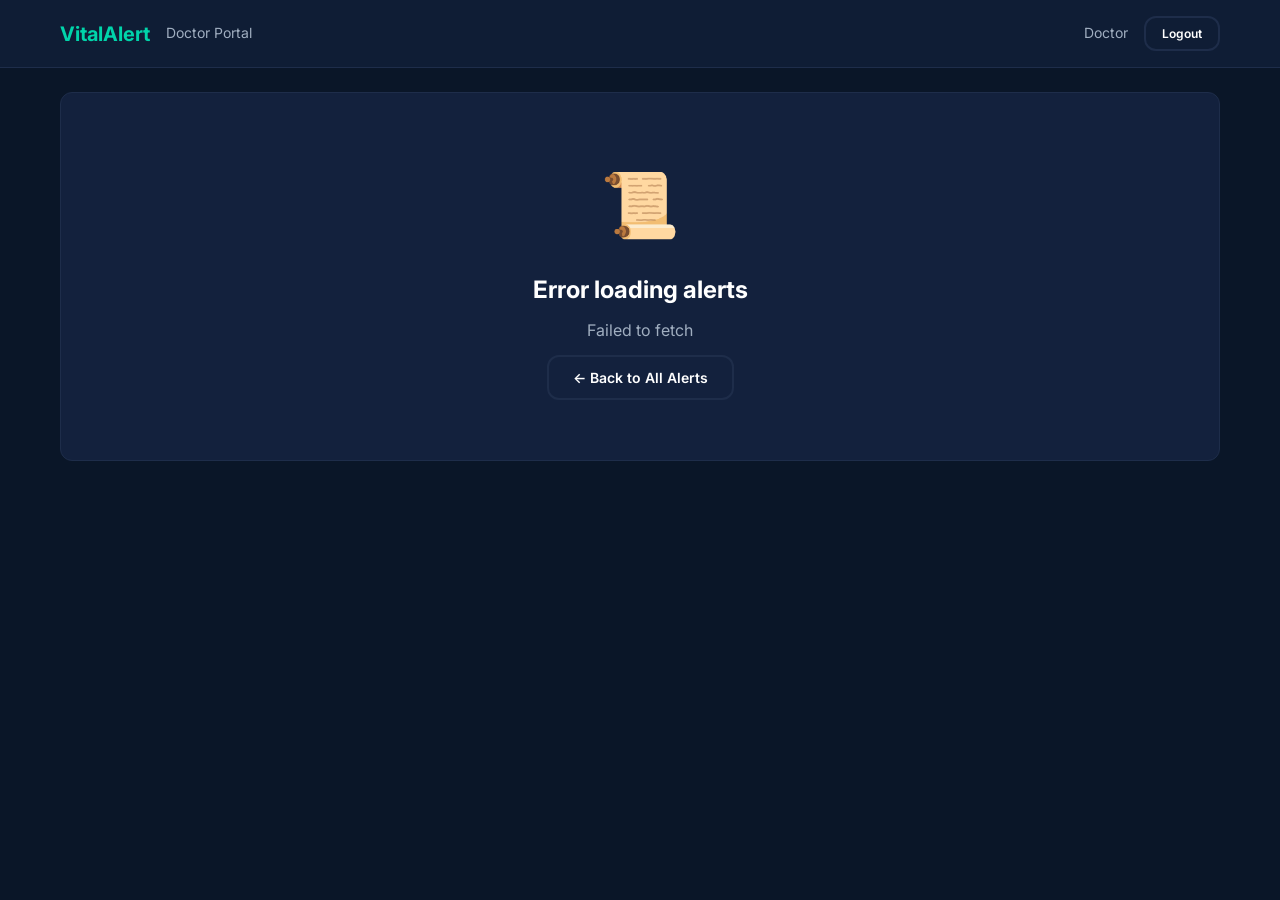
<file: vitalert/frontend/portal.html>
<!DOCTYPE html>
<html lang="en">
<head>
  <meta charset="UTF-8">
  <meta name="viewport" content="width=device-width, initial-scale=1.0">
  <title>VitalAlert — Doctor Portal</title>
  <link rel="stylesheet" href="assets/style.css">
  <style>
    .portal-alert-card { border-left: 4px solid var(--danger); margin-bottom: 24px; }
    .portal-alert-card.acknowledged { border-left-color: var(--success); }
    .portal-section { margin-bottom: 20px; }
    .portal-section h3 { font-size: 15px; font-weight: 600; color: var(--text-secondary); margin-bottom: 12px; }
    .portal-patient { display: grid; grid-template-columns: 1fr 1fr; gap: 12px; }
    .portal-info-item label { font-size: 12px; color: var(--text-muted); display: block; margin-bottom: 2px; }
    .portal-info-item span { font-size: 14px; font-weight: 500; }
    .portal-actions { display: flex; gap: 12px; flex-wrap: wrap; margin-top: 20px; }
    .status-banner { padding: 12px 16px; border-radius: var(--radius); margin-bottom: 16px; display: flex; align-items: center; gap: 8px; }
    .message-input-area { display: none; margin-top: 12px; }
    .critical-value-item { display: flex; justify-content: space-between; align-items: center; padding: 8px 0; border-bottom: 1px solid var(--border); }
    .critical-value-item:last-child { border-bottom: none; }
    @media (max-width: 768px) { .portal-patient { grid-template-columns: 1fr; } }
    .alert-list-item { display: flex; align-items: center; gap: 16px; padding: 16px; background: var(--surface); border: 1px solid var(--border); border-radius: var(--radius); margin-bottom: 12px; cursor: pointer; transition: all 0.2s; }
    .alert-list-item:hover { border-color: var(--accent); }
    .alert-list-item .alert-icon { font-size: 28px; width: 44px; height: 44px; display: flex; align-items: center; justify-content: center; background: rgba(255,77,77,0.1); border-radius: 10px; flex-shrink: 0; }
    .alert-list-item .alert-icon.acknowledged { background: rgba(0,200,81,0.1); }
    .alert-list-info { flex: 1; min-width: 0; }
    .alert-list-name { font-size: 14px; font-weight: 600; }
    .alert-list-meta { font-size: 12px; color: var(--text-muted); margin-top: 2px; }
    .alert-list-status { font-size: 12px; font-weight: 600; padding: 4px 10px; border-radius: 12px; }
    .alert-list-status.sent { background: rgba(255,179,71,0.15); color: var(--warning); }
    .alert-list-status.acknowledged { background: rgba(0,200,81,0.15); color: var(--success); }
    .alert-list-status.escalated { background: rgba(255,77,77,0.15); color: var(--danger); }
    .back-btn { cursor: pointer; color: var(--accent); font-size: 14px; display: inline-flex; align-items: center; gap: 6px; margin-bottom: 16px; }
    .back-btn:hover { text-decoration: underline; }
    .page-header-bar { display: flex; justify-content: space-between; align-items: center; margin-bottom: 24px; flex-wrap: wrap; gap: 12px; }
    .stat-badge { font-size: 13px; color: var(--text-muted); background: var(--surface); padding: 6px 14px; border-radius: 20px; border: 1px solid var(--border); }
  </style>
</head>
<body>
  <header class="header">
    <div class="container header-content">
      <div class="header-left">
        <div class="header-logo">VitalAlert</div>
        <span style="color:var(--text-secondary);font-size:14px">Doctor Portal</span>
      </div>
      <div class="header-right">
        <span class="header-user" id="headerUser"></span>
        <button class="btn btn-outline btn-sm" onclick="logout()">Logout</button>
      </div>
    </div>
  </header>

  <div class="container" style="padding-top:24px">

    <!-- Loading -->
    <div id="loadingView" class="loading-overlay">
      <div class="spinner" style="margin-bottom:16px"></div>
      <p style="color:var(--text-secondary)">Loading...</p>
    </div>

    <!-- Alert List -->
    <div id="listView">
      <div class="page-header-bar">
        <h1 style="font-size:22px">Patient Alerts</h1>
        <span class="stat-badge" id="alertCount">0 alerts</span>
      </div>
      <div id="alertListContainer">
        <div style="text-align:center;padding:60px;color:var(--text-muted)">
          <p>No alerts yet.</p>
        </div>
      </div>
    </div>

    <!-- No Setup -->
    <div id="noSetupView" style="display:none">
      <div class="card" style="text-align:center;padding:60px;max-width:500px;margin:40px auto">
        <div style="font-size:64px;margin-bottom:16px">&#128137;</div>
        <h2 style="margin-bottom:8px">Doctor Profile Not Found</h2>
        <p style="color:var(--text-secondary);margin-bottom:20px">Please complete your doctor setup first.</p>
        <a href="doctor-setup.html" class="btn btn-primary">Go to Setup</a>
      </div>
    </div>

    <!-- No Alert Selected (fallback for direct link without alert_id) -->
    <div id="noAlertView" style="display:none">
      <div class="card" style="text-align:center;padding:60px">
        <div style="font-size:64px;margin-bottom:16px">&#128220;</div>
        <h2 style="margin-bottom:8px">No Alert Selected</h2>
        <p style="color:var(--text-secondary)">Open an alert link from WhatsApp to view patient details.</p>
        <button class="btn btn-outline" style="margin-top:12px" onclick="showListView()">&#8592; Back to All Alerts</button>
      </div>
    </div>

    <!-- Alert Detail View -->
    <div id="alertView" style="display:none">
      <a class="back-btn" onclick="showListView()">&#8592; Back to All Alerts</a>
      <div class="card portal-alert-card" id="alertCard">
        <div class="status-banner" id="statusBanner">
          <span style="font-size:20px">&#128683;</span>
          <span id="statusText">Waiting for acknowledgement</span>
        </div>

        <div class="portal-section">
          <h3>Patient Information</h3>
          <div class="portal-patient">
            <div class="portal-info-item"><label>Name</label><span id="patName">--</span></div>
            <div class="portal-info-item"><label>Age / Gender</label><span id="patAgeGender">--</span></div>
            <div class="portal-info-item"><label>Phone</label><span id="patPhone">--</span></div>
            <div class="portal-info-item"><label>Report</label><span id="patReport">--</span></div>
          </div>
        </div>

        <div class="portal-section">
          <h3>AI Health Summary</h3>
          <p style="color:var(--text-secondary);line-height:1.7" id="healthSummary">--</p>
        </div>

        <div class="portal-section">
          <h3>Critical Findings</h3>
          <div id="criticalFindings"></div>
        </div>

        <div class="portal-section">
          <h3>All Test Values</h3>
          <div id="allValues"></div>
        </div>

        <div class="portal-section">
          <h3>Suggested Action</h3>
          <p style="color:var(--warning);font-weight:600" id="suggestedAction">--</p>
        </div>

        <div class="section-divider"></div>

        <div class="portal-actions">
          <button class="btn btn-success" id="acknowledgeBtn" onclick="acknowledgeAlert()">
            &#10004; Mark as Acknowledged
          </button>
          <button class="btn btn-primary" id="callBtn" onclick="callPatient()">
            &#128222; Call Patient Now
          </button>
          <button class="btn btn-outline" id="messageBtn" onclick="toggleMessageBox()">
            &#128172; Send Message to Patient
          </button>
        </div>

        <div class="message-input-area" id="messageArea">
          <div class="form-group">
            <textarea class="form-input" id="messageText" placeholder="Type your message to the patient..." rows="3"></textarea>
          </div>
          <button class="btn btn-primary btn-sm" onclick="sendMessage()">Send via WhatsApp</button>
        </div>

        <div class="section-divider"></div>

        <div style="font-size:12px;color:var(--text-muted)">
          Alert sent: <span id="alertSentTime">--</span> &bull;
          Status: <span id="alertStatus">--</span>
        </div>
      </div>
    </div>
  </div>

  <script src="assets/config.js"></script>
  <script src="assets/portal.js"></script>
</body>
</html>
</file>
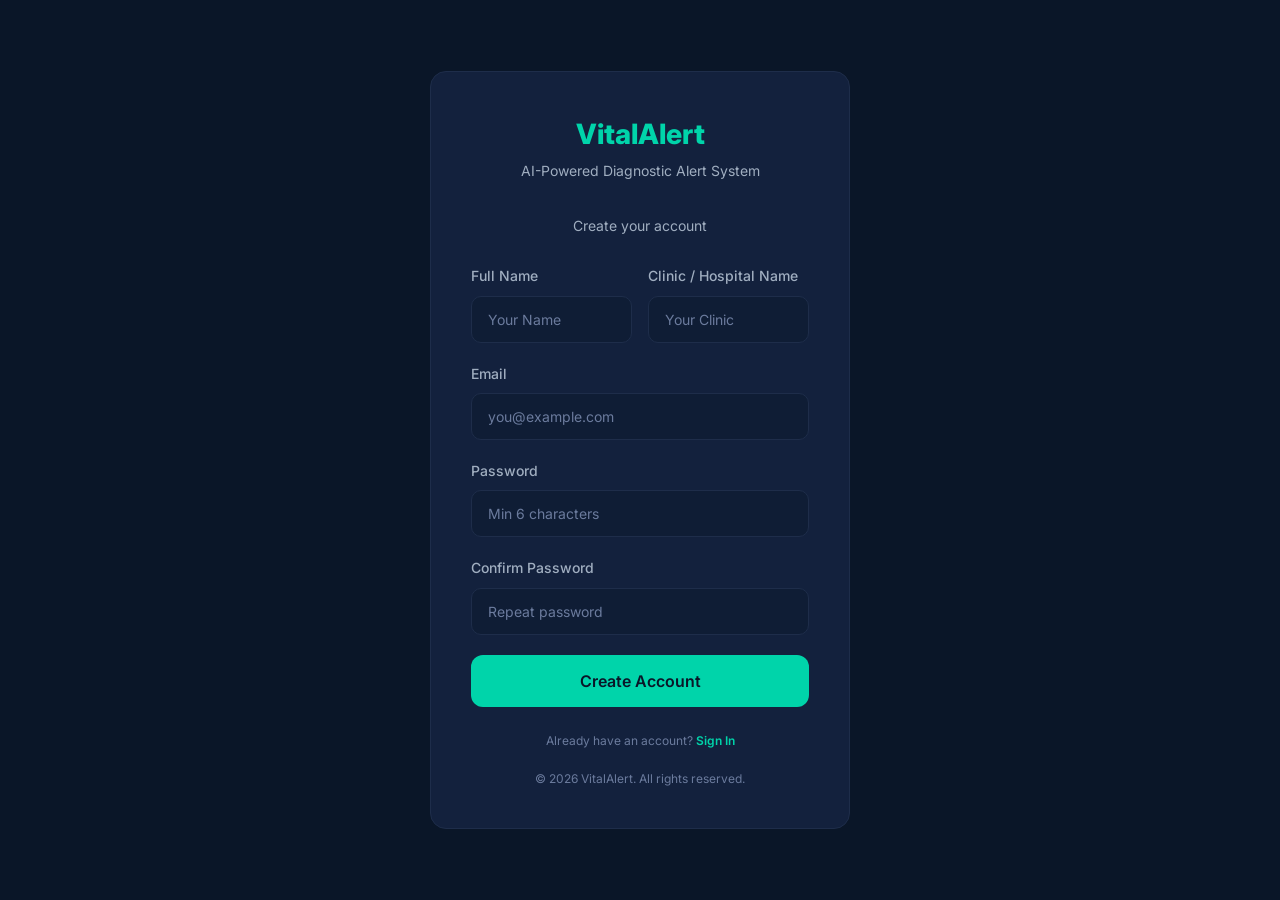
<file: vitalert/frontend/register.html>
<!DOCTYPE html>
<html lang="en">
<head>
  <meta charset="UTF-8">
  <meta name="viewport" content="width=device-width, initial-scale=1.0">
  <title>VitalAlert — Register</title>
  <link rel="stylesheet" href="assets/style.css">
  <style>
    .register-subtitle { color: var(--text-secondary); font-size: 14px; text-align: center; margin-bottom: 28px; }
    .register-footer { text-align: center; margin-top: 24px; font-size: 12px; color: var(--text-muted); }
    .register-footer a { color: var(--accent); text-decoration: none; font-weight: 600; }
    .register-footer a:hover { text-decoration: underline; }
    .two-col { display: grid; grid-template-columns: 1fr 1fr; gap: 16px; }
    @media (max-width: 480px) { .two-col { grid-template-columns: 1fr; } }
    .role-selector { display: none; }
    .role-selector.active { display: block; }
    .register-form { display: block; }
    .register-form.hidden { display: none; }
    .role-cards { display: grid; grid-template-columns: 1fr 1fr; gap: 16px; margin-top: 24px; }
    @media (max-width: 480px) { .role-cards { grid-template-columns: 1fr; } }
    .role-card {
      background: var(--surface); border: 2px solid var(--border);
      border-radius: var(--radius); padding: 32px 20px; text-align: center;
      cursor: pointer; transition: all 0.2s;
    }
    .role-card:hover { border-color: var(--accent); transform: translateY(-2px); }
    .role-card .icon { font-size: 48px; margin-bottom: 12px; }
    .role-card h3 { font-size: 18px; margin-bottom: 6px; }
    .role-card p { font-size: 13px; color: var(--text-secondary); }
    .skip-role { margin-top: 20px; text-align: center; }
    .skip-role a { color: var(--text-muted); font-size: 13px; cursor: pointer; text-decoration: none; }
    .skip-role a:hover { color: var(--accent); }
  </style>
</head>
<body>
  <div class="auth-page">
    <div class="auth-card">
      <div class="auth-logo">
        <h1>VitalAlert</h1>
        <p>AI-Powered Diagnostic Alert System</p>
      </div>

      <!-- Registration Form -->
      <div id="registerFormView">
        <p class="register-subtitle">Create your account</p>
        <form id="registerForm">
          <div class="two-col">
            <div class="form-group">
              <label class="form-label" for="regName">Full Name</label>
              <input class="form-input" type="text" id="regName" placeholder="Your Name" required>
            </div>
            <div class="form-group">
              <label class="form-label" for="regClinic">Clinic / Hospital Name</label>
              <input class="form-input" type="text" id="regClinic" placeholder="Your Clinic">
            </div>
          </div>
          <div class="form-group">
            <label class="form-label" for="regEmail">Email</label>
            <input class="form-input" type="email" id="regEmail" placeholder="you@example.com" required>
          </div>
          <div class="form-group">
            <label class="form-label" for="regPassword">Password</label>
            <input class="form-input" type="password" id="regPassword" placeholder="Min 6 characters" required minlength="6">
          </div>
          <div class="form-group">
            <label class="form-label" for="regConfirm">Confirm Password</label>
            <input class="form-input" type="password" id="regConfirm" placeholder="Repeat password" required minlength="6">
          </div>
          <div class="login-error" id="registerError"></div>
          <button type="submit" class="btn btn-primary btn-lg" style="width:100%" id="registerBtn">
            Create Account
          </button>
        </form>
        <div class="register-footer">
          Already have an account? <a href="index.html">Sign In</a>
          <br><br>
          &copy; 2026 VitalAlert. All rights reserved.
        </div>
      </div>

      <!-- Role Selection -->
      <div id="roleSelectorView" style="display:none">
        <p class="register-subtitle">Account created! What best describes you?</p>
        <div class="role-cards">
          <div class="role-card" onclick="selectRole('doctor')">
            <div class="icon">&#128137;</div>
            <h3>I'm a Doctor</h3>
            <p>Receive patient alerts, manage your practice</p>
          </div>
          <div class="role-card" onclick="selectRole('patient')">
            <div class="icon">&#127973;</div>
            <h3>I'm a Patient</h3>
            <p>Upload reports, get results, connect with your doctor</p>
          </div>
        </div>
        <div class="skip-role">
          <a onclick="skipRole()">Skip — I'm an owner/staff (go to dashboard)</a>
        </div>
      </div>
    </div>
  </div>
  <script src="assets/config.js"></script>
  <script>
    let registeredEmail = '';

    document.getElementById('registerForm').addEventListener('submit', async (e) => {
      e.preventDefault();
      const name = document.getElementById('regName').value;
      const email = document.getElementById('regEmail').value;
      const password = document.getElementById('regPassword').value;
      const confirm = document.getElementById('regConfirm').value;
      const clinic = document.getElementById('regClinic').value;
      const btn = document.getElementById('registerBtn');
      const error = document.getElementById('registerError');
      
      error.style.display = 'none';
      
      if (password !== confirm) {
        error.textContent = 'Passwords do not match';
        error.style.display = 'block';
        return;
      }
      
      btn.disabled = true;
      btn.textContent = 'Creating account...';
      
      try {
        const res = await fetch(API_URL + '/auth/register', {
          method: 'POST',
          headers: { 'Content-Type': 'application/json' },
          body: JSON.stringify({ name, email, password, role: 'owner', clinic_name: clinic || null })
        });
        const data = await res.json();
        if (!res.ok) {
          error.textContent = data.detail || 'Registration failed';
          error.style.display = 'block';
          btn.disabled = false;
          btn.textContent = 'Create Account';
          return;
        }
        localStorage.setItem('token', data.token);
        localStorage.setItem('user', JSON.stringify(data.user));
        localStorage.setItem('role', data.role);
        registeredEmail = email;
        document.getElementById('registerFormView').style.display = 'none';
        document.getElementById('roleSelectorView').style.display = 'block';
      } catch (err) {
        error.textContent = 'Connection error. Is the server running?';
        error.style.display = 'block';
        btn.disabled = false;
        btn.textContent = 'Create Account';
      }
    });

    async function selectRole(role) {
      if (role === 'doctor') {
        try {
          await fetch(API_URL + '/auth/role', {
            method: 'PATCH',
            headers: { 'Content-Type': 'application/json', 'Authorization': `Bearer ${getToken()}` },
            body: JSON.stringify({ role: 'doctor' })
          });
        } catch(e) {}
        localStorage.setItem('role', 'doctor');
        window.location.href = 'doctor-setup.html';
      } else if (role === 'patient') {
        try {
          const res = await fetch(API_URL + '/auth/role', {
            method: 'PATCH',
            headers: { 'Content-Type': 'application/json', 'Authorization': `Bearer ${getToken()}` },
            body: JSON.stringify({ role: 'patient' })
          });
          const data = await res.json();
          if (data.token) localStorage.setItem('token', data.token);
        } catch(e) {}
        localStorage.setItem('role', 'patient');
        window.location.href = 'patient.html';
      } else if (role === 'staff') {
        try {
          await fetch(API_URL + '/auth/role', {
            method: 'PATCH',
            headers: { 'Content-Type': 'application/json', 'Authorization': `Bearer ${getToken()}` },
            body: JSON.stringify({ role: 'staff' })
          });
        } catch(e) {}
        localStorage.setItem('role', 'staff');
        window.location.href = 'staff.html';
      }
    }

    function getToken() { return localStorage.getItem('token'); }

    function skipRole() {
      window.location.href = 'index.html';
    }
  </script>
</body>
</html>
</file>
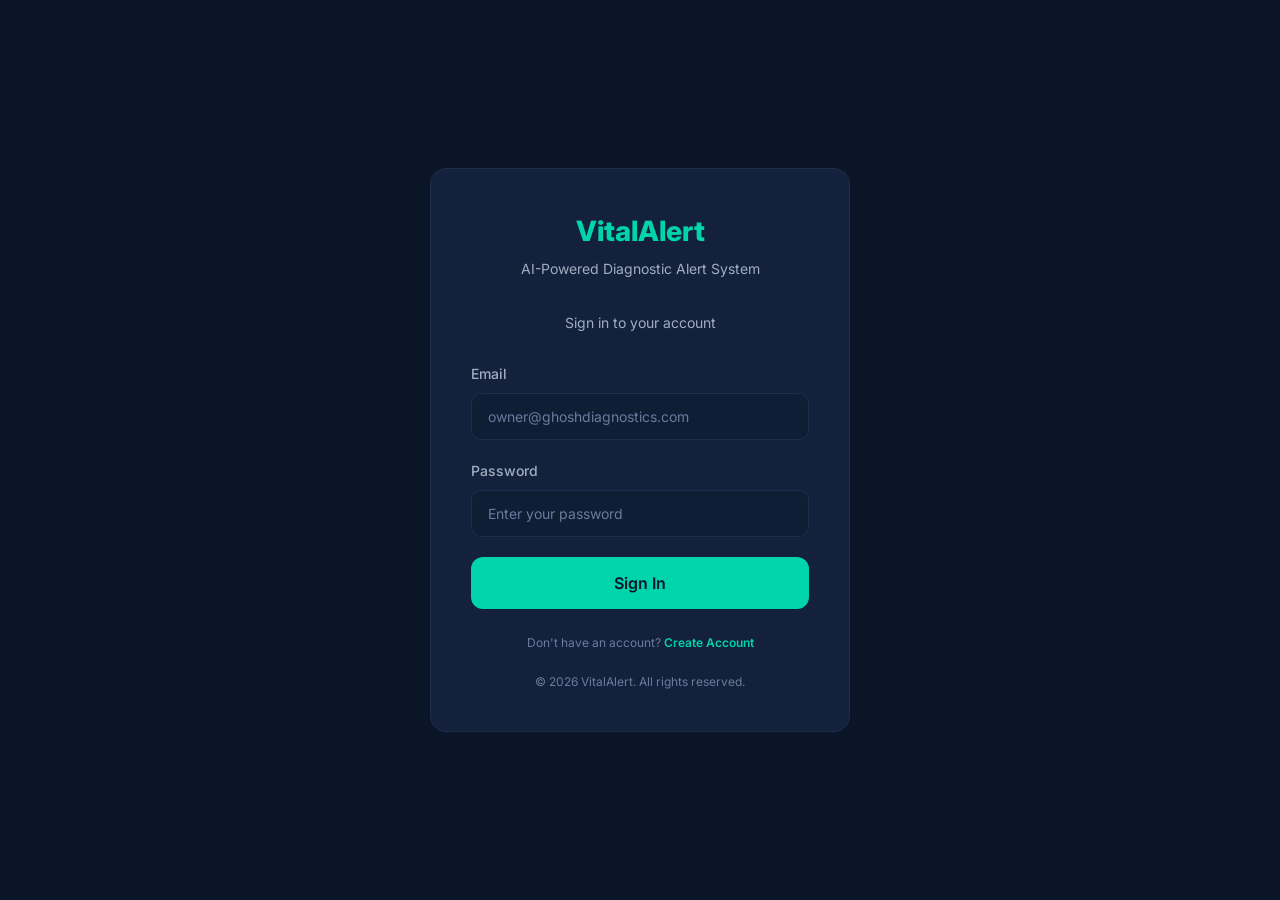
<file: vitalert/frontend/staff.html>
<!DOCTYPE html>
<html lang="en">
<head>
  <meta charset="UTF-8">
  <meta name="viewport" content="width=device-width, initial-scale=1.0">
  <title>VitalAlert — Lab Staff Panel</title>
  <link rel="stylesheet" href="assets/style.css">
  <style>
    .two-col { display: grid; grid-template-columns: 1fr 1fr; gap: 16px; }
    .step-indicator { max-width: 400px; margin: 0 auto; }
    .downloads-list { display: flex; flex-direction: column; gap: 12px; }
    .download-item { display: flex; align-items: center; gap: 16px; padding: 16px; background: var(--bg-card); border: 1px solid var(--border); border-radius: var(--radius); transition: var(--transition); }
    .download-item:hover { border-color: rgba(0, 212, 170, 0.2); }
    .download-icon { font-size: 32px; width: 48px; height: 48px; display: flex; align-items: center; justify-content: center; background: var(--bg-secondary); border-radius: 10px; flex-shrink: 0; }
    .download-info { flex: 1; min-width: 0; }
    .download-name { font-size: 14px; font-weight: 600; }
    .download-meta { font-size: 12px; color: var(--text-muted); margin-top: 2px; }
    .report-tag { display: inline-block; padding: 2px 8px; border-radius: 4px; font-size: 11px; font-weight: 600; margin-left: 8px; }
    .report-tag.critical { background: rgba(255,68,68,0.15); color: var(--danger); }
    .report-tag.normal { background: rgba(0,200,81,0.15); color: var(--success); }
    .search-bar { display: flex; gap: 12px; margin-bottom: 20px; }
    .search-bar .form-input { flex: 1; }
    .empty-state { text-align: center; padding: 60px 20px; color: var(--text-muted); }
    .empty-state .empty-icon { font-size: 48px; margin-bottom: 16px; }
    .empty-state h3 { color: var(--text-secondary); margin-bottom: 8px; }
    .review-card { display: flex; align-items: center; gap: 16px; padding: 16px; background: var(--bg-card); border: 1px solid var(--border); border-radius: var(--radius); margin-bottom: 12px; cursor: pointer; transition: var(--transition); }
    .review-card:hover { border-color: var(--accent); }
    .review-card .review-icon { font-size: 28px; width: 48px; height: 48px; display: flex; align-items: center; justify-content: center; background: rgba(255,179,71,0.15); border-radius: 10px; flex-shrink: 0; }
    .review-card .review-info { flex: 1; min-width: 0; }
    .review-card .review-name { font-size: 14px; font-weight: 600; }
    .review-card .review-meta { font-size: 12px; color: var(--text-muted); margin-top: 2px; }
    .review-card .review-conf { font-size: 13px; font-weight: 600; color: var(--warning); }
    .review-value-row { display: flex; justify-content: space-between; align-items: center; padding: 8px 0; border-bottom: 1px solid var(--border); }
    .review-value-row:last-child { border-bottom: none; }
    .review-actions { display: flex; gap: 12px; flex-wrap: wrap; margin-top: 24px; }
    .review-actions .btn { flex: 1; min-width: 160px; }
    @media (max-width: 768px) { .two-col { grid-template-columns: 1fr; } .search-bar { flex-direction: column; } }
  </style>
</head>
<body>
  <header class="header">
    <div class="container header-content">
      <div class="header-left">
        <div class="header-logo">VitalAlert</div>
        <span style="color:var(--text-secondary);font-size:14px">Staff Panel</span>
      </div>
      <div class="header-right">
        <span class="header-user" id="headerUser"></span>
        <button class="btn btn-outline btn-sm" onclick="logout()">Logout</button>
      </div>
    </div>
  </header>

  <div class="app-layout">
    <!-- Sidebar -->
    <aside class="sidebar">
      <nav class="sidebar-nav">
        <div class="sidebar-section-title">Navigation</div>
        <button class="sidebar-link" data-page="dashboard" onclick="window.location.href='dashboard.html'">
          <span class="sidebar-icon">📊</span> Dashboard
        </button>
        <button class="sidebar-link active" data-page="analysis" onclick="switchPage('analysis')">
          <span class="sidebar-icon">🔬</span> Analysis Report
        </button>
        <button class="sidebar-link" data-page="downloads" onclick="switchPage('downloads')">
          <span class="sidebar-icon">📥</span> Downloads Report
        </button>
        <button class="sidebar-link" data-page="review" onclick="switchPage('review')">
          <span class="sidebar-icon">🔍</span> Review Queue
        </button>
      </nav>
    </aside>

    <!-- Main Content -->
    <main class="main-content">

      <!-- Analysis Report Page -->
      <div class="page" id="page-analysis">
        <div class="page-header">
          <h1 class="page-title">Analysis Report</h1>
          <p class="page-subtitle">Upload diagnostic reports and get AI-powered analysis</p>
        </div>

        <div class="tabs" style="margin-bottom:24px">
          <button class="tab active" data-tab="register">Register Patient</button>
          <button class="tab" data-tab="upload">Upload Reports</button>
          <button class="tab" data-tab="results" id="resultsTab" style="display:none">Results</button>
        </div>

        <!-- Register Patient -->
        <div class="section active" id="section-register">
          <div class="card">
            <div class="card-header"><h2 class="card-title">Register New Patient</h2></div>
            <form id="registerForm" autocomplete="off">
              <div class="two-col">
                <div class="form-group">
                  <label class="form-label">Full Name</label>
                  <input class="form-input" id="patName" placeholder="Rahul Sharma" required autocomplete="off">
                </div>
                <div class="form-group">
                  <label class="form-label">Age</label>
                  <input class="form-input" type="number" id="patAge" placeholder="45" required autocomplete="off">
                </div>
                <div class="form-group">
                  <label class="form-label">Gender</label>
                  <select class="form-input" id="patGender" required>
                    <option value="">Select Gender</option>
                    <option value="Male">Male</option>
                    <option value="Female">Female</option>
                    <option value="Other">Other</option>
                  </select>
                </div>
                <div class="form-group">
                  <label class="form-label">Phone Number</label>
                  <input class="form-input" id="patPhone" placeholder="+919876543210" required autocomplete="off">
                </div>
              </div>
              <div class="form-group">
                <label class="form-label">Referring Doctor</label>
                <select class="form-input" id="patDoctor">
                  <option value="">Select Doctor (optional)</option>
                </select>
              </div>
              <button type="submit" class="btn btn-primary">Register Patient</button>
            </form>
            <div id="registerResult" style="margin-top:16px"></div>
          </div>
        </div>

        <!-- Upload Reports -->
        <div class="section" id="section-upload">
          <div class="card">
            <div class="card-header"><h2 class="card-title">Upload Diagnostic Reports</h2></div>
            <form id="uploadForm">
              <div class="form-group">
                <label class="form-label">Select Patient</label>
                <select class="form-input" id="uploadPatient" required>
                  <option value="">Search and select patient...</option>
                </select>
              </div>
              <div class="form-group">
                <label class="form-label">Report Type</label>
                <select class="form-input" id="reportType" required>
                  <option value="">Select Type</option>
                  <option value="Blood Test">Blood Test</option>
                  <option value="X-Ray">X-Ray</option>
                  <option value="MRI">MRI</option>
                  <option value="CT Scan">CT Scan</option>
                  <option value="Ultrasound">Ultrasound</option>
                  <option value="ECG">ECG</option>
                  <option value="Echo">Echo</option>
                  <option value="Biopsy">Biopsy</option>
                  <option value="Urine Test">Urine Test</option>
                  <option value="Pathology">Pathology</option>
                  <option value="Other">Other</option>
                </select>
              </div>
              <div class="form-group">
                <label class="form-label">Upload Files</label>
                <div class="drop-zone" id="dropZone">
                  <div class="drop-zone-icon">&#128196;</div>
                  <div class="drop-zone-text">
                    <strong>Click to browse</strong> or drag and drop files here
                  </div>
                  <div class="drop-zone-hint">JPG, JPEG, PNG, PDF &bull; Max 20 files &bull; 10MB each</div>
                </div>
                <input type="file" id="fileInput" multiple accept=".jpg,.jpeg,.png,.webp,.pdf" style="display:none">
                <div class="thumbnail-grid" id="thumbnailGrid"></div>
              </div>
              <div class="form-group">
                <label class="form-label">Notes (optional)</label>
                <textarea class="form-input" id="uploadNotes" placeholder="Any additional notes..."></textarea>
              </div>
              <button type="submit" class="btn btn-primary" id="analyzeBtn">
                &#128270; Analyze Reports
              </button>
            </form>
          </div>

          <!-- Loading -->
          <div class="card" id="loadingSection" style="display:none">
            <div class="loading-overlay">
              <div class="spinner" style="margin-bottom:24px"></div>
              <h3 style="margin-bottom:20px;color:var(--accent)">Analyzing your reports...</h3>
              <div class="step-indicator">
                <div class="loading-step" data-step="0">
                  <div class="step-icon">&#10003;</div>
                  <span>Uploading files...</span>
                </div>
                <div class="loading-step" data-step="1">
                  <div class="step-icon">&#10003;</div>
                  <span>AI reading report images...</span>
                </div>
                <div class="loading-step" data-step="2">
                  <div class="step-icon">&#10003;</div>
                  <span class="step-label">Extracting test values...</span>
                </div>
                <div class="loading-step" data-step="3">
                  <div class="step-icon">&#10003;</div>
                  <span>Checking for critical findings...</span>
                </div>
                <div class="loading-step" data-step="4">
                  <div class="step-icon">&#10003;</div>
                  <span>Generating health summary...</span>
                </div>
              </div>
              <p style="color:var(--text-muted);font-size:13px;margin-top:16px">
                Analyzing via NVIDIA AI servers — typically takes 20-40 seconds
              </p>
            </div>
          </div>
        </div>

        <!-- Results -->
        <div class="section" id="section-results">
          <div id="resultsContent"></div>
        </div>
      </div>

      <!-- Downloads Report Page -->
      <div class="page" id="page-downloads" style="display:none">
        <div class="page-header">
          <h1 class="page-title">Downloads Report</h1>
          <p class="page-subtitle">View and download previously analyzed diagnostic reports as PDF</p>
        </div>

        <div class="search-bar">
          <input class="form-input" id="downloadSearch" placeholder="Search by patient name, report type..." oninput="filterDownloads()">
          <select class="form-input" id="downloadFilter" style="max-width:200px" onchange="filterDownloads()">
            <option value="all">All Reports</option>
            <option value="critical">Critical Only</option>
            <option value="normal">Normal Only</option>
          </select>
          <button class="btn btn-primary" onclick="refreshDownloads()">&#128260; Refresh</button>
        </div>

        <div id="downloadsList">
          <div class="empty-state">
            <div class="empty-icon">&#128196;</div>
            <h3>No reports yet</h3>
            <p>Upload and analyze reports to see them here</p>
          </div>
        </div>
      </div>

      <!-- Review Queue Page -->
      <div class="page" id="page-review" style="display:none">
        <div class="page-header">
          <h1 class="page-title">Review Queue</h1>
          <p class="page-subtitle">Reports flagged for human review due to low AI confidence</p>
        </div>

        <div id="reviewList"></div>

        <!-- Review Detail -->
        <div id="reviewDetail" style="display:none">
          <button class="btn btn-outline btn-sm" onclick="backToReviewList()" style="margin-bottom:16px">← Back to queue</button>
          <div id="reviewDetailContent"></div>
        </div>
      </div>

    </main>
  </div>

  <script src="assets/config.js"></script>
  <script src="assets/staff.js"></script>
</body>
</html>
</file>
<file: vitalert/frontend/assets/style.css>
@import url('https://fonts.googleapis.com/css2?family=Inter:wght@300;400;500;600;700;800&display=swap');

:root {
  --bg-primary: #0A1628;
  --bg-secondary: #0F1D35;
  --bg-card: #13213D;
  --accent: #00D4AA;
  --accent-hover: #00BF99;
  --danger: #FF4444;
  --warning: #FFB347;
  --success: #00C851;
  --text-primary: #FFFFFF;
  --text-secondary: #A0AEC0;
  --text-muted: #6B7B9D;
  --border: #1E2D4A;
  --radius: 12px;
  --shadow: 0 4px 20px rgba(0, 0, 0, 0.3);
  --transition: all 0.3s ease;
}

* {
  margin: 0;
  padding: 0;
  box-sizing: border-box;
}

body {
  font-family: 'Inter', -apple-system, BlinkMacSystemFont, sans-serif;
  background: var(--bg-primary);
  color: var(--text-primary);
  min-height: 100vh;
  line-height: 1.6;
  -webkit-font-smoothing: antialiased;
}

a {
  text-decoration: none;
  color: var(--accent);
  transition: var(--transition);
}

a:hover {
  color: var(--accent-hover);
}

button {
  cursor: pointer;
  font-family: inherit;
  border: none;
  outline: none;
  transition: var(--transition);
}

input, select, textarea {
  font-family: inherit;
  outline: none;
  transition: var(--transition);
}

.container {
  max-width: 1200px;
  margin: 0 auto;
  padding: 0 20px;
}

/* Buttons */
.btn {
  display: inline-flex;
  align-items: center;
  justify-content: center;
  gap: 8px;
  padding: 12px 24px;
  border-radius: var(--radius);
  font-size: 14px;
  font-weight: 600;
  transition: var(--transition);
  white-space: nowrap;
}

.btn-primary {
  background: var(--accent);
  color: var(--bg-primary);
}

.btn-primary:hover {
  background: var(--accent-hover);
  transform: translateY(-1px);
  box-shadow: 0 4px 15px rgba(0, 212, 170, 0.3);
}

.btn-secondary {
  background: var(--bg-secondary);
  border: 1px solid var(--border);
  color: var(--text-primary);
}

.btn-secondary:hover {
  border-color: var(--accent);
  color: var(--accent);
}

.btn-danger {
  background: var(--danger);
  color: white;
}

.btn-danger:hover {
  background: #cc3333;
  transform: translateY(-1px);
}

.btn-warning {
  background: var(--warning);
  color: var(--bg-primary);
}

.btn-warning:hover {
  background: #e69e30;
  transform: translateY(-1px);
}

.btn-success {
  background: var(--success);
  color: white;
}

.btn-success:hover {
  background: #00a844;
  transform: translateY(-1px);
}

.btn-outline {
  background: transparent;
  border: 2px solid var(--border);
  color: var(--text-primary);
}

.btn-outline:hover {
  border-color: var(--accent);
  color: var(--accent);
}

.btn-sm {
  padding: 8px 16px;
  font-size: 12px;
}

.btn-lg {
  padding: 16px 32px;
  font-size: 16px;
}

.btn:disabled {
  opacity: 0.5;
  cursor: not-allowed;
  transform: none !important;
}

/* Cards */
.card {
  background: var(--bg-card);
  border: 1px solid var(--border);
  border-radius: var(--radius);
  padding: 24px;
  transition: var(--transition);
}

.card:hover {
  border-color: rgba(0, 212, 170, 0.2);
}

.card-header {
  display: flex;
  align-items: center;
  justify-content: space-between;
  margin-bottom: 16px;
}

.card-title {
  font-size: 18px;
  font-weight: 600;
  color: var(--text-primary);
}

/* Forms */
.form-group {
  margin-bottom: 20px;
}

.form-label {
  display: block;
  font-size: 14px;
  font-weight: 500;
  color: var(--text-secondary);
  margin-bottom: 8px;
}

.form-input {
  width: 100%;
  padding: 14px 16px;
  background: var(--bg-secondary);
  border: 1px solid var(--border);
  border-radius: 10px;
  color: var(--text-primary);
  font-size: 14px;
  transition: var(--transition);
}

.form-input:focus {
  border-color: var(--accent);
  box-shadow: 0 0 0 3px rgba(0, 212, 170, 0.1);
}

.form-input::placeholder {
  color: var(--text-muted);
}

select.form-input {
  appearance: none;
  background-image: url("data:image/svg+xml,%3Csvg xmlns='http://www.w3.org/2000/svg' width='12' height='12' viewBox='0 0 12 12'%3E%3Cpath fill='%23A0AEC0' d='M6 8L1 3h10z'/%3E%3C/svg%3E");
  background-repeat: no-repeat;
  background-position: right 12px center;
  padding-right: 36px;
}

textarea.form-input {
  resize: vertical;
  min-height: 100px;
}

/* Drop Zone */
.drop-zone {
  border: 2px dashed var(--border);
  border-radius: var(--radius);
  padding: 40px 20px;
  text-align: center;
  cursor: pointer;
  transition: var(--transition);
}

.drop-zone:hover, .drop-zone.drag-over {
  border-color: var(--accent);
  background: rgba(0, 212, 170, 0.05);
}

.drop-zone-icon {
  font-size: 48px;
  margin-bottom: 16px;
}

.drop-zone-text {
  color: var(--text-secondary);
  font-size: 14px;
}

.drop-zone-text strong {
  color: var(--accent);
}

.drop-zone-hint {
  color: var(--text-muted);
  font-size: 12px;
  margin-top: 8px;
}

/* Thumbnails */
.thumbnail-grid {
  display: grid;
  grid-template-columns: repeat(auto-fill, minmax(120px, 1fr));
  gap: 12px;
  margin-top: 16px;
}

.thumbnail-item {
  position: relative;
  border-radius: 8px;
  overflow: hidden;
  background: var(--bg-secondary);
  border: 1px solid var(--border);
}

.thumbnail-item img {
  width: 100%;
  height: 100px;
  object-fit: cover;
  display: block;
}

.thumbnail-info {
  padding: 8px;
  font-size: 11px;
  color: var(--text-secondary);
  white-space: nowrap;
  overflow: hidden;
  text-overflow: ellipsis;
}

.thumbnail-remove {
  position: absolute;
  top: 4px;
  right: 4px;
  width: 24px;
  height: 24px;
  border-radius: 50%;
  background: var(--danger);
  color: white;
  font-size: 14px;
  display: flex;
  align-items: center;
  justify-content: center;
  opacity: 0;
  transition: var(--transition);
  border: none;
  cursor: pointer;
}

.thumbnail-item:hover .thumbnail-remove {
  opacity: 1;
}

/* Loading States */
.loading-overlay {
  display: flex;
  flex-direction: column;
  align-items: center;
  justify-content: center;
  padding: 60px 20px;
  text-align: center;
}

.spinner {
  width: 48px;
  height: 48px;
  border: 4px solid var(--border);
  border-top-color: var(--accent);
  border-radius: 50%;
  animation: spin 0.8s linear infinite;
}

@keyframes spin {
  to { transform: rotate(360deg); }
}

.loading-step {
  display: flex;
  align-items: center;
  gap: 12px;
  padding: 10px 0;
  color: var(--text-muted);
  font-size: 14px;
}

.loading-step.active {
  color: var(--accent);
}

.loading-step.done {
  color: var(--success);
}

.loading-step .step-icon {
  width: 24px;
  height: 24px;
  border-radius: 50%;
  border: 2px solid currentColor;
  display: flex;
  align-items: center;
  justify-content: center;
  font-size: 12px;
  flex-shrink: 0;
}

.loading-step.done .step-icon {
  background: var(--success);
  border-color: var(--success);
  color: white;
}

.loading-step.active .step-icon {
  animation: pulse 1s infinite;
}

@keyframes pulse {
  0%, 100% { opacity: 1; }
  50% { opacity: 0.5; }
}

/* Alerts & Badges */
.badge {
  display: inline-flex;
  align-items: center;
  padding: 4px 12px;
  border-radius: 20px;
  font-size: 12px;
  font-weight: 600;
}

.badge-danger {
  background: rgba(255, 68, 68, 0.15);
  color: var(--danger);
}

.badge-warning {
  background: rgba(255, 179, 71, 0.15);
  color: var(--warning);
}

.badge-success {
  background: rgba(0, 200, 81, 0.15);
  color: var(--success);
}

.badge-info {
  background: rgba(0, 212, 170, 0.15);
  color: var(--accent);
}

.alert {
  padding: 16px 20px;
  border-radius: var(--radius);
  margin-bottom: 16px;
  display: flex;
  align-items: center;
  gap: 12px;
}

.alert-danger {
  background: rgba(255, 68, 68, 0.1);
  border: 1px solid rgba(255, 68, 68, 0.2);
  color: var(--danger);
}

.alert-warning {
  background: rgba(255, 179, 71, 0.1);
  border: 1px solid rgba(255, 179, 71, 0.2);
  color: var(--warning);
}

.alert-success {
  background: rgba(0, 200, 81, 0.1);
  border: 1px solid rgba(0, 200, 81, 0.2);
  color: var(--success);
}

.alert-info {
  background: rgba(0, 212, 170, 0.1);
  border: 1px solid rgba(0, 212, 170, 0.2);
  color: var(--accent);
}

/* Status indicator */
.status-dot {
  width: 8px;
  height: 8px;
  border-radius: 50%;
  display: inline-block;
  margin-right: 6px;
}

.status-dot.critical { background: var(--danger); }
.status-dot.warning { background: var(--warning); }
.status-dot.normal { background: var(--success); }
.status-dot.pending { background: var(--warning); animation: pulse 1s infinite; }

/* Table */
.table-container {
  overflow-x: auto;
}

table {
  width: 100%;
  border-collapse: collapse;
}

th {
  text-align: left;
  padding: 12px 16px;
  font-size: 12px;
  font-weight: 600;
  color: var(--text-muted);
  text-transform: uppercase;
  letter-spacing: 0.5px;
  border-bottom: 1px solid var(--border);
}

td {
  padding: 12px 16px;
  font-size: 14px;
  color: var(--text-primary);
  border-bottom: 1px solid var(--border);
}

tr:hover td {
  background: rgba(0, 212, 170, 0.02);
}

/* Progress bar */
.progress-bar {
  width: 100%;
  height: 8px;
  background: var(--bg-secondary);
  border-radius: 4px;
  overflow: hidden;
}

.progress-fill {
  height: 100%;
  border-radius: 4px;
  transition: width 0.5s ease;
  background: var(--accent);
}

/* Stats Grid */
.stats-grid {
  display: grid;
  grid-template-columns: repeat(auto-fit, minmax(240px, 1fr));
  gap: 16px;
  margin-bottom: 24px;
}

.stat-card {
  background: var(--bg-card);
  border: 1px solid var(--border);
  border-radius: var(--radius);
  padding: 24px;
  transition: var(--transition);
}

.stat-card:hover {
  border-color: rgba(0, 212, 170, 0.2);
  transform: translateY(-2px);
}

.stat-card-icon {
  font-size: 32px;
  margin-bottom: 12px;
}

.stat-card-value {
  font-size: 36px;
  font-weight: 700;
  color: var(--text-primary);
  margin-bottom: 4px;
}

.stat-card-label {
  font-size: 14px;
  color: var(--text-secondary);
}

.stat-card-change {
  font-size: 12px;
  margin-top: 8px;
}

.stat-card-change.positive { color: var(--success); }
.stat-card-change.negative { color: var(--danger); }

/* Header/Nav */
.header {
  background: var(--bg-secondary);
  border-bottom: 1px solid var(--border);
  padding: 16px 0;
  position: sticky;
  top: 0;
  z-index: 100;
}

.header-content {
  display: flex;
  align-items: center;
  justify-content: space-between;
}

.header-left {
  display: flex;
  align-items: center;
  gap: 16px;
}

.header-logo {
  font-size: 20px;
  font-weight: 700;
  color: var(--accent);
}

.header-right {
  display: flex;
  align-items: center;
  gap: 16px;
}

.header-user {
  font-size: 14px;
  color: var(--text-secondary);
}

/* Tabs */
.tabs {
  display: flex;
  gap: 4px;
  background: var(--bg-secondary);
  border-radius: 10px;
  padding: 4px;
  margin-bottom: 24px;
  overflow-x: auto;
}

.tab {
  padding: 10px 20px;
  border-radius: 8px;
  font-size: 14px;
  font-weight: 500;
  color: var(--text-secondary);
  background: transparent;
  cursor: pointer;
  transition: var(--transition);
  white-space: nowrap;
  border: none;
}

.tab.active {
  background: var(--bg-card);
  color: var(--accent);
}

.tab:hover:not(.active) {
  color: var(--text-primary);
}

/* Page sections */
.section {
  display: none;
}

.section.active {
  display: block;
  animation: fadeIn 0.3s ease;
}

@keyframes fadeIn {
  from { opacity: 0; transform: translateY(10px); }
  to { opacity: 1; transform: translateY(0); }
}

/* Layout with sidebar */
.app-layout {
  display: flex;
  min-height: calc(100vh - 73px);
}

.sidebar {
  width: 240px;
  background: var(--bg-secondary);
  border-right: 1px solid var(--border);
  padding: 20px 0;
  flex-shrink: 0;
  position: sticky;
  top: 73px;
  height: calc(100vh - 73px);
  overflow-y: auto;
}

.sidebar-nav {
  display: flex;
  flex-direction: column;
  gap: 4px;
  padding: 0 12px;
}

.sidebar-link {
  display: flex;
  align-items: center;
  gap: 12px;
  padding: 12px 16px;
  border-radius: 10px;
  color: var(--text-secondary);
  font-size: 14px;
  font-weight: 500;
  cursor: pointer;
  transition: var(--transition);
  background: transparent;
  border: none;
  width: 100%;
  text-align: left;
}

.sidebar-link:hover {
  background: rgba(0, 212, 170, 0.08);
  color: var(--text-primary);
}

.sidebar-link.active {
  background: rgba(0, 212, 170, 0.12);
  color: var(--accent);
  font-weight: 600;
}

.sidebar-link .sidebar-icon {
  font-size: 18px;
  width: 24px;
  text-align: center;
  flex-shrink: 0;
}

.sidebar-divider {
  height: 1px;
  background: var(--border);
  margin: 12px 16px;
}

.sidebar-section-title {
  font-size: 11px;
  font-weight: 600;
  color: var(--text-muted);
  text-transform: uppercase;
  letter-spacing: 0.5px;
  padding: 8px 16px 4px;
}

.main-content {
  flex: 1;
  padding: 24px 32px;
  min-width: 0;
}

@media (max-width: 768px) {
  .app-layout {
    flex-direction: column;
  }
  .sidebar {
    width: 100%;
    position: static;
    height: auto;
    border-right: none;
    border-bottom: 1px solid var(--border);
    padding: 12px 0;
  }
  .sidebar-nav {
    flex-direction: row;
    overflow-x: auto;
    padding: 0 16px;
    -webkit-overflow-scrolling: touch;
  }
  .sidebar-link {
    white-space: nowrap;
    padding: 10px 16px;
  }
  .main-content {
    padding: 16px;
  }
}

/* Page header */
.page-header {
  margin-bottom: 24px;
}

.page-title {
  font-size: 28px;
  font-weight: 700;
  margin-bottom: 4px;
}

.page-subtitle {
  font-size: 14px;
  color: var(--text-secondary);
}

/* Auth page */
.auth-page {
  display: flex;
  align-items: center;
  justify-content: center;
  min-height: 100vh;
  padding: 20px;
}

.auth-card {
  width: 100%;
  max-width: 420px;
  background: var(--bg-card);
  border: 1px solid var(--border);
  border-radius: 16px;
  padding: 40px;
}

.auth-logo {
  text-align: center;
  margin-bottom: 32px;
}

.auth-logo h1 {
  font-size: 28px;
  font-weight: 800;
  color: var(--accent);
}

.auth-logo p {
  color: var(--text-secondary);
  font-size: 14px;
  margin-top: 4px;
}

/* Dashboard layout */
.dashboard-grid {
  display: grid;
  grid-template-columns: 1fr 1fr;
  gap: 16px;
  margin-bottom: 24px;
}

.dashboard-full {
  grid-column: 1 / -1;
}

/* Doctor leaderboard */
.leaderboard-item {
  display: flex;
  align-items: center;
  gap: 16px;
  padding: 12px 0;
  border-bottom: 1px solid var(--border);
}

.leaderboard-item:last-child {
  border-bottom: none;
}

.leaderboard-rank {
  width: 32px;
  height: 32px;
  border-radius: 50%;
  display: flex;
  align-items: center;
  justify-content: center;
  font-size: 14px;
  font-weight: 700;
  background: var(--bg-secondary);
  color: var(--text-secondary);
  flex-shrink: 0;
}

.leaderboard-item:nth-child(1) .leaderboard-rank {
  background: rgba(255, 179, 71, 0.2);
  color: var(--warning);
}

.leaderboard-item:nth-child(2) .leaderboard-rank {
  background: rgba(192, 192, 192, 0.15);
  color: #C0C0C0;
}

.leaderboard-item:nth-child(3) .leaderboard-rank {
  background: rgba(205, 127, 50, 0.15);
  color: #CD7F32;
}

.leaderboard-info {
  flex: 1;
}

.leaderboard-name {
  font-size: 14px;
  font-weight: 600;
}

.leaderboard-spec {
  font-size: 12px;
  color: var(--text-muted);
}

.leaderboard-count {
  font-size: 14px;
  font-weight: 700;
  color: var(--accent);
}

/* Results page */
.result-section {
  margin-bottom: 24px;
}

.result-section h3 {
  font-size: 16px;
  font-weight: 600;
  color: var(--text-secondary);
  margin-bottom: 16px;
  padding-bottom: 8px;
  border-bottom: 1px solid var(--border);
}

.value-row {
  display: flex;
  align-items: center;
  justify-content: space-between;
  padding: 12px 16px;
  border-bottom: 1px solid var(--border);
}

.value-row:last-child {
  border-bottom: none;
}

.value-name {
  font-size: 14px;
  font-weight: 500;
}

.value-result {
  display: flex;
  align-items: center;
  gap: 12px;
}

.value-number {
  font-size: 14px;
  font-weight: 600;
}

.value-unit {
  font-size: 12px;
  color: var(--text-muted);
}

/* Login page */
.login-error {
  color: var(--danger);
  font-size: 13px;
  text-align: center;
  margin-top: 12px;
  display: none;
}

/* Auto-refresh indicator */
.refresh-indicator {
  font-size: 12px;
  color: var(--text-muted);
  display: flex;
  align-items: center;
  gap: 6px;
}

.refresh-dot {
  width: 6px;
  height: 6px;
  border-radius: 50%;
  background: var(--accent);
  animation: pulse 2s infinite;
}

/* Section divider */
.section-divider {
  height: 1px;
  background: var(--border);
  margin: 24px 0;
}

/* Scrollbar */
::-webkit-scrollbar {
  width: 6px;
  height: 6px;
}

::-webkit-scrollbar-track {
  background: var(--bg-secondary);
}

::-webkit-scrollbar-thumb {
  background: var(--border);
  border-radius: 3px;
}

::-webkit-scrollbar-thumb:hover {
  background: var(--text-muted);
}

/* Responsive */
@media (max-width: 768px) {
  .container {
    padding: 0 16px;
  }

  .dashboard-grid {
    grid-template-columns: 1fr;
  }

  .stats-grid {
    grid-template-columns: 1fr 1fr;
  }

  .header-content {
    flex-direction: column;
    gap: 12px;
  }

  .auth-card {
    padding: 24px;
  }

  .page-title {
    font-size: 22px;
  }

  .tabs {
    flex-wrap: nowrap;
    overflow-x: auto;
    -webkit-overflow-scrolling: touch;
  }

  .tab {
    padding: 8px 16px;
    font-size: 13px;
  }

  .stat-card-value {
    font-size: 28px;
  }

  .table-container {
    margin: 0 -16px;
    padding: 0 16px;
  }

  .thumbnail-grid {
    grid-template-columns: repeat(auto-fill, minmax(100px, 1fr));
  }
}

@media (max-width: 480px) {
  .stats-grid {
    grid-template-columns: 1fr;
  }

  .auth-card {
    padding: 20px;
  }
}

/* Print styles for PDF export */
@media print {
  body { background: white !important; color: black !important; }
  .header, .sidebar, .tabs, .btn, .no-print { display: none !important; }
  .app-layout { display: block !important; }
  .main-content { padding: 0 !important; max-width: 100% !important; }
  .card { background: white !important; border: 1px solid #ddd !important; box-shadow: none !important; break-inside: avoid; }
  .card:hover { border-color: #ddd !important; }
  .result-section h3 { color: #333 !important; border-bottom-color: #ddd !important; }
  .value-name, .value-number { color: #222 !important; }
  .value-unit { color: #666 !important; }
  .alert { border: 1px solid #ddd !important; }
  .alert-success { color: #155724 !important; background: #d4edda !important; }
  .page-title { color: #111 !important; }
  .page-subtitle { color: #555 !important; }
  .stat-card { background: #f8f9fa !important; border-color: #dee2e6 !important; }
  .stat-card-value { color: #111 !important; }
  .stat-card-label { color: #555 !important; }
  .step-indicator, .loading-overlay { display: none !important; }
  @page { margin: 20mm; }
}
</file>
